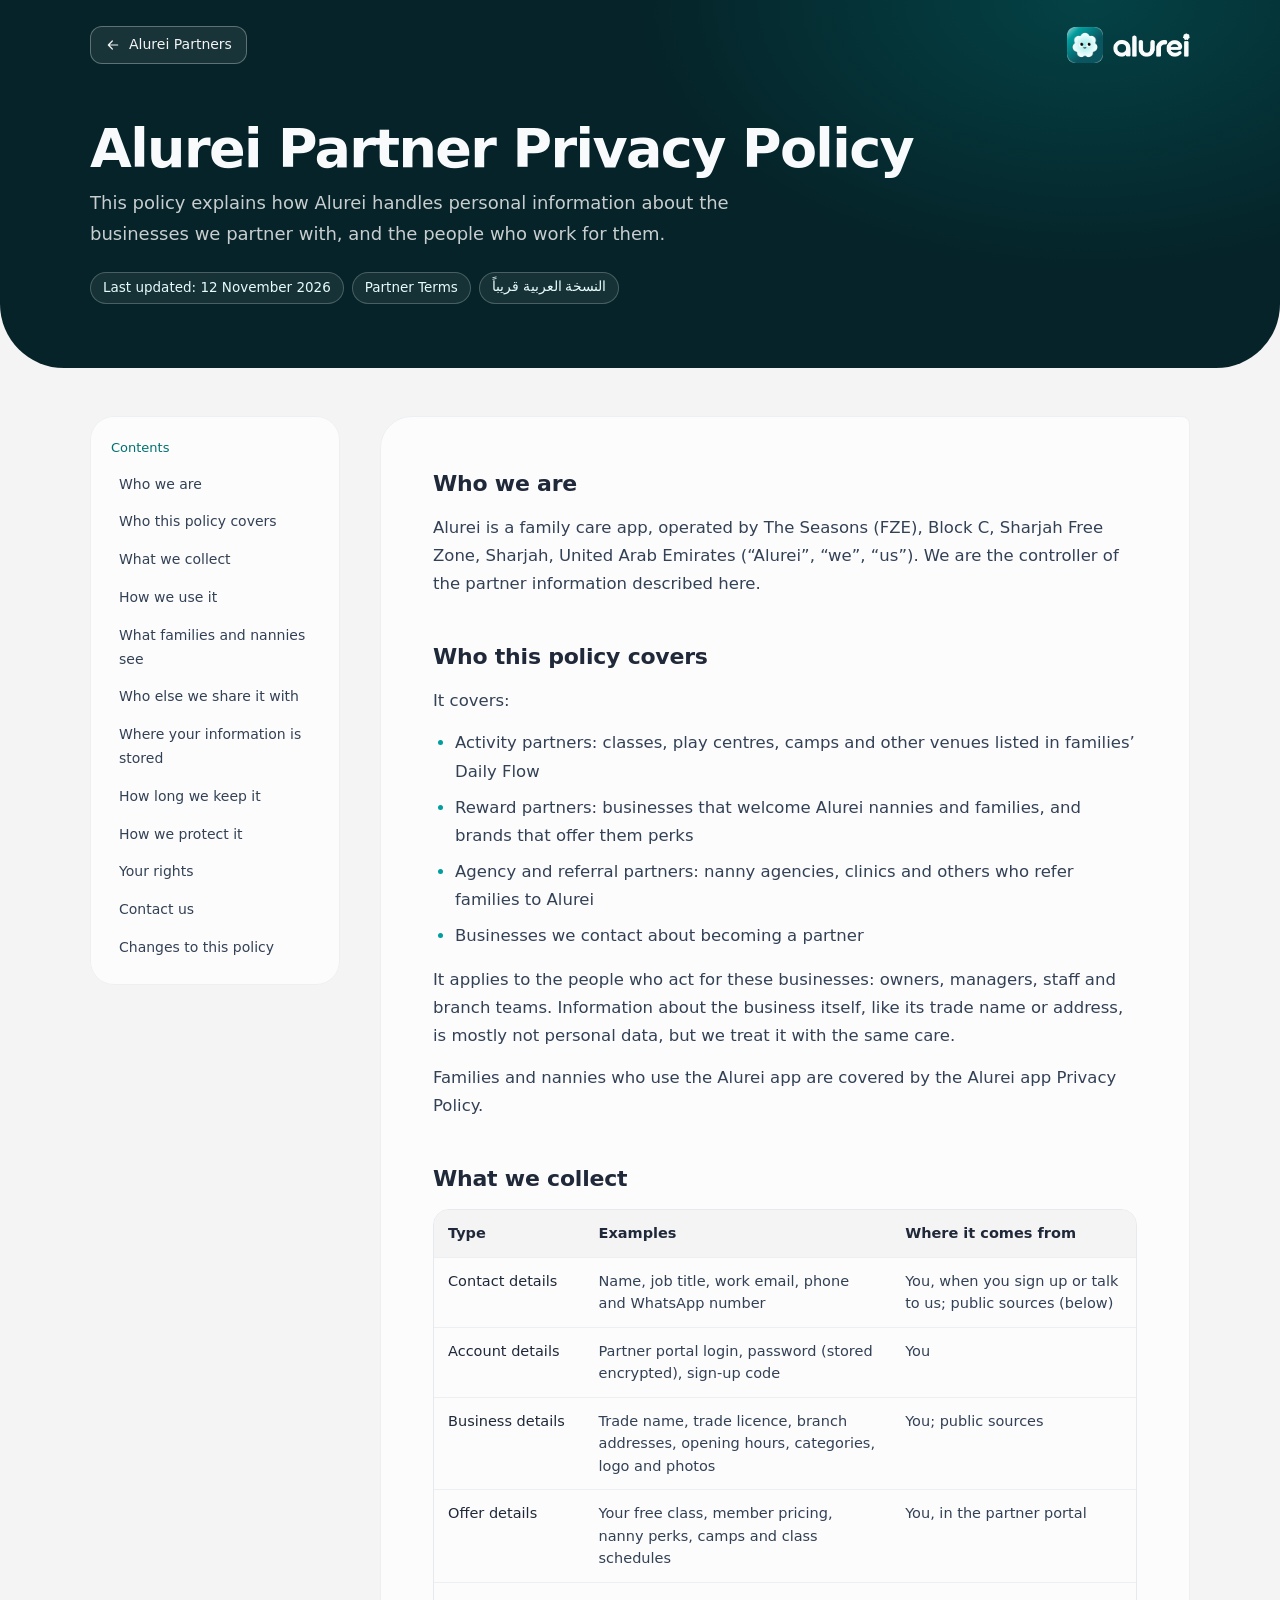
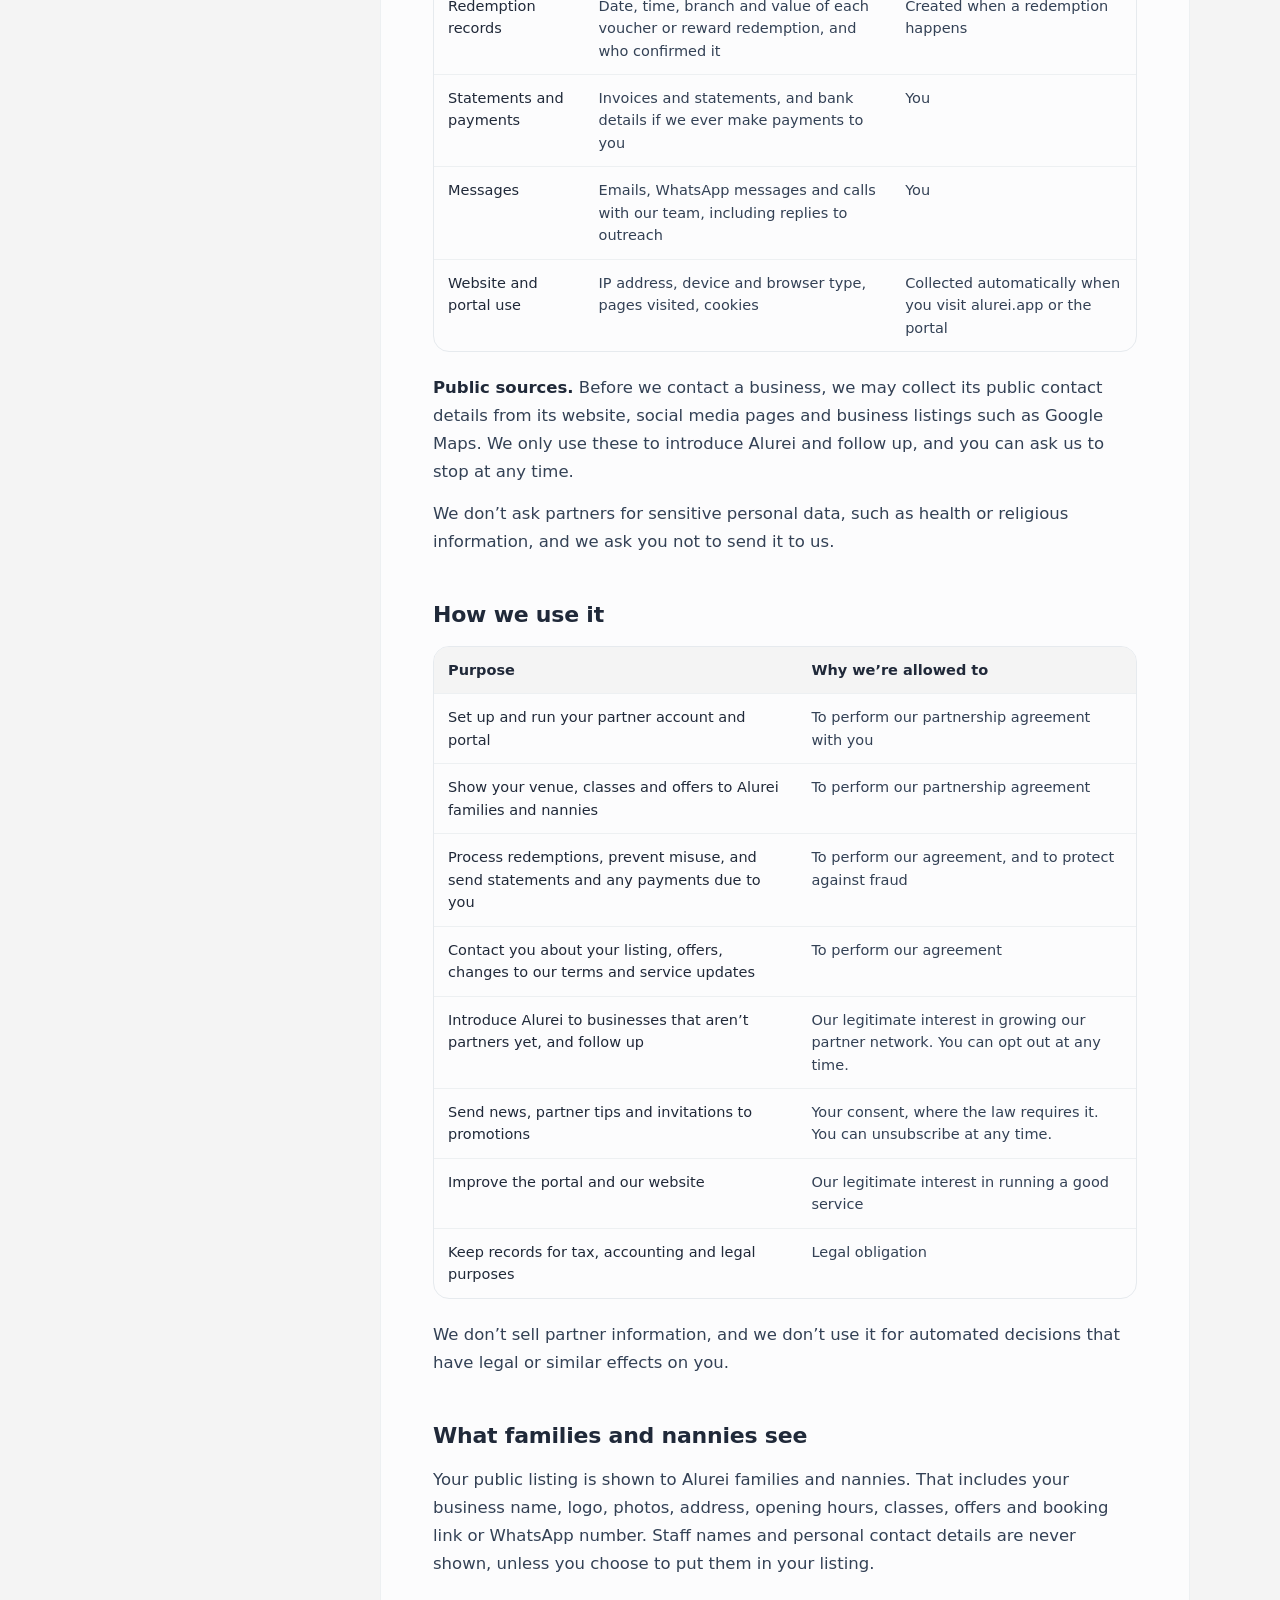
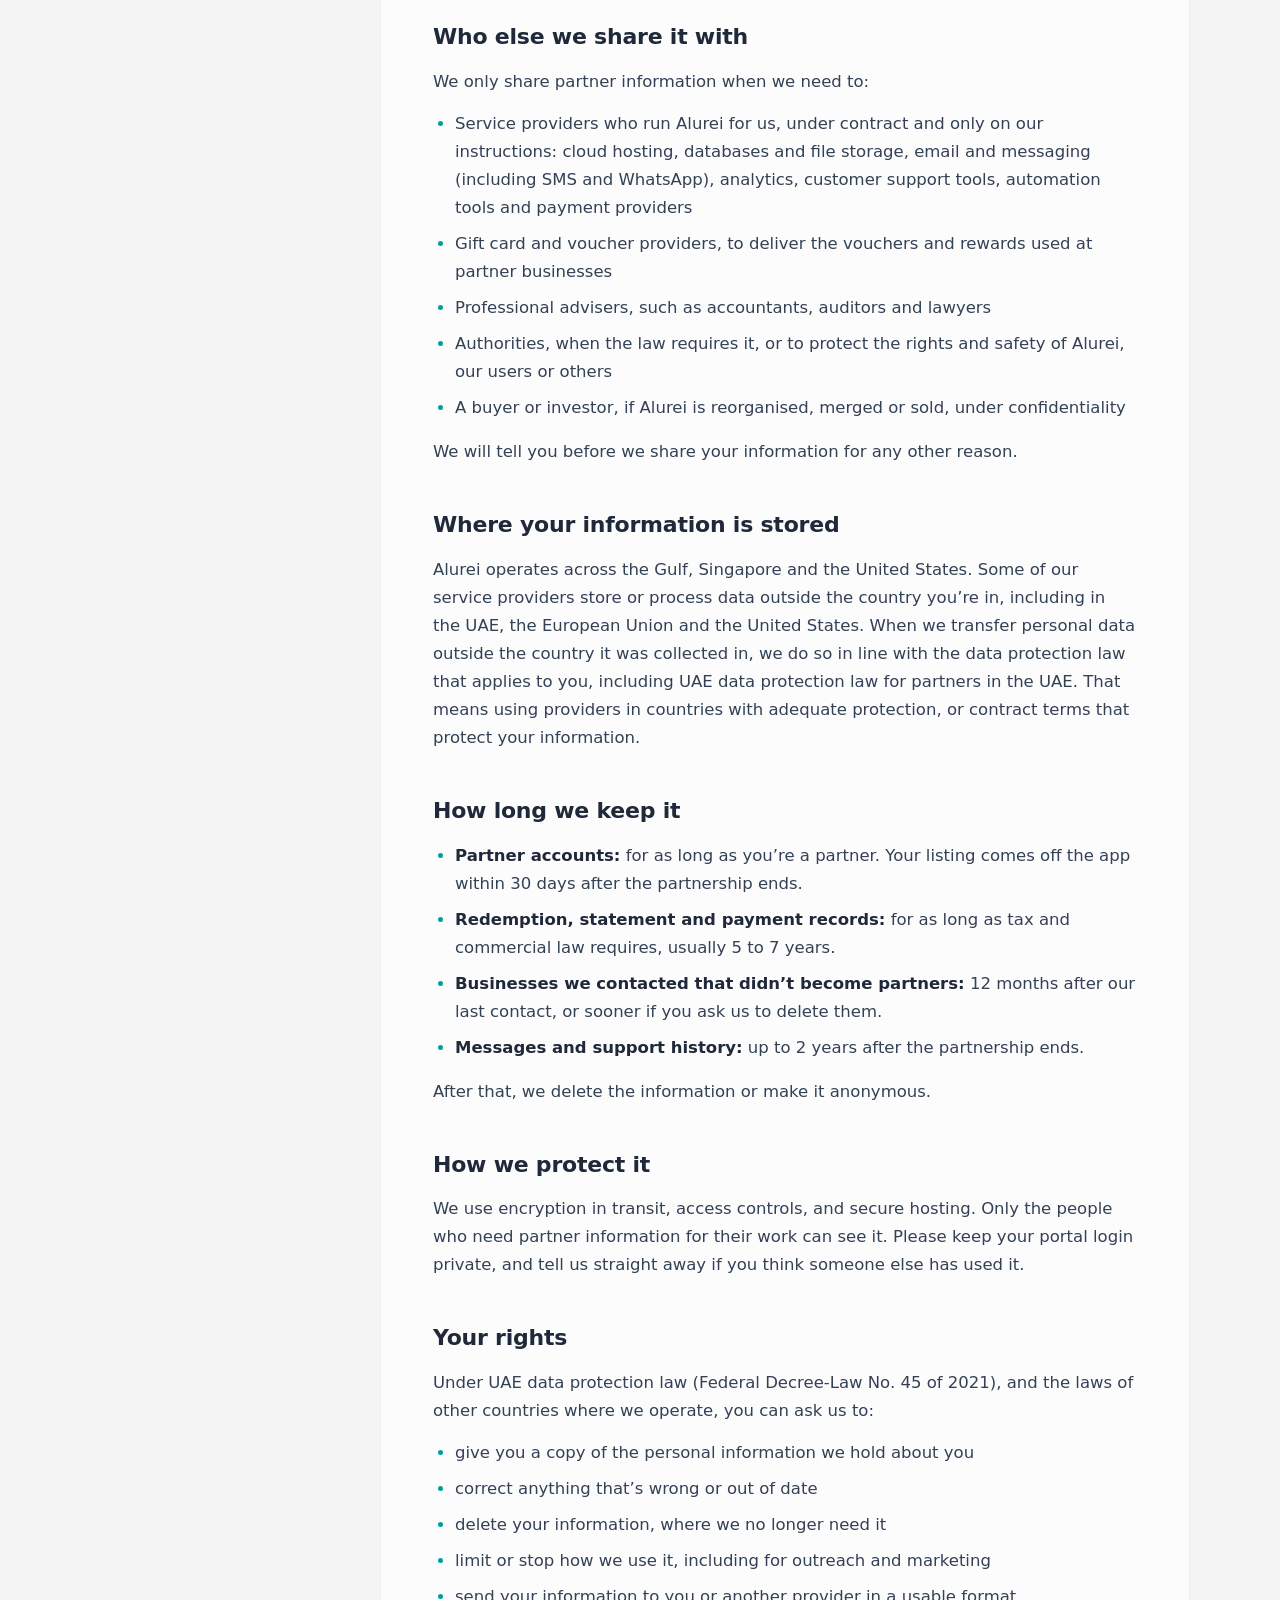
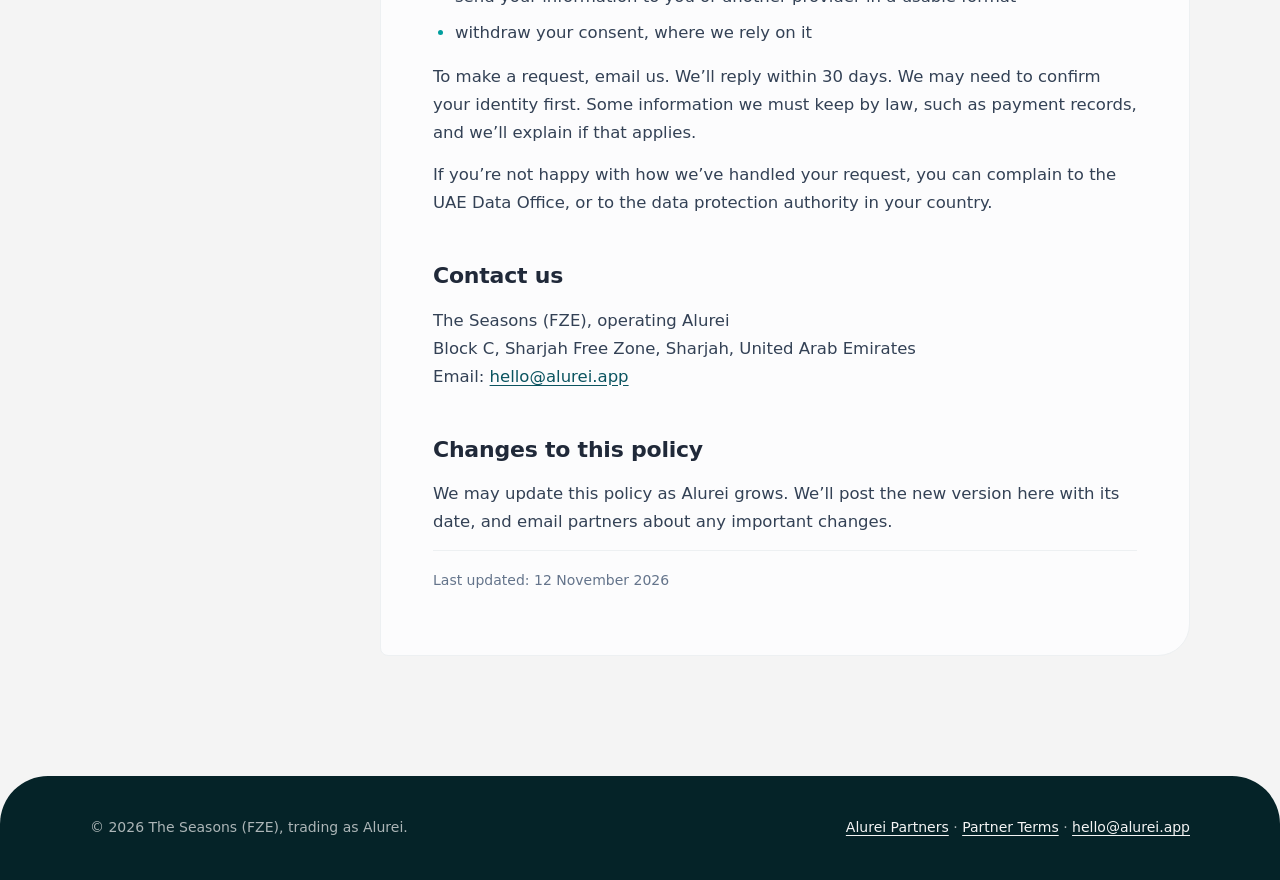
<file: privacy.html>
<!doctype html>
<html lang="en" dir="ltr">
<head>
<meta charset="utf-8">
<meta http-equiv="Content-Security-Policy" content="default-src 'self'; script-src 'self' 'unsafe-inline' https://cdn.jsdelivr.net; style-src 'self' 'unsafe-inline' https://fonts.googleapis.com; font-src https://fonts.gstatic.com; img-src 'self' data: blob:; media-src 'self'; connect-src 'self' https://api.alurei.app; object-src 'none'; base-uri 'self'; form-action 'self'">
<meta name="referrer" content="strict-origin-when-cross-origin">
<meta name="robots" content="noindex, nofollow">
<meta name="viewport" content="width=device-width, initial-scale=1">
<title>Partner Privacy Policy · Alurei</title>
<meta name="description" content="How Alurei handles personal information about the businesses we partner with, and the people who work for them.">
<meta name="theme-color" content="#052328">
<link rel="icon" href="assets/favicon.png">
<link rel="preconnect" href="https://fonts.googleapis.com">
<link rel="preconnect" href="https://fonts.gstatic.com" crossorigin>
<link href="https://fonts.googleapis.com/css2?family=Inter:wght@300;400;500;600&family=IBM+Plex+Sans+Arabic:wght@400;500&display=swap" rel="stylesheet">
<link rel="stylesheet" href="assets/legal.css">
</head>
<body>
<header class="top">
  <div class="wrap">
    <div class="bar">
      <a class="back" href="index.html"><svg viewBox="0 0 24 24" fill="none" stroke="currentColor" stroke-width="1.8" stroke-linecap="round" stroke-linejoin="round"><path d="M19 12H5M11 6l-6 6 6 6"/></svg>Alurei Partners</a>
      <a class="logo" href="https://alurei.app" aria-label="Alurei"><img class="icon" src="assets/icon-96.webp" width="36" height="36" alt=""><img class="wm" src="assets/wm-white-84.webp" width="77" height="24" alt="Alurei"></a>
    </div>
    <h1>Alurei Partner Privacy Policy</h1>
    <p class="lead">This policy explains how Alurei handles personal information about the businesses we partner with, and the people who work for them.</p>
    <div class="meta">
      <span>Last updated: 12 November 2026</span>
      <a href="terms.html">Partner Terms</a>
      <span class="ar" lang="ar" dir="rtl">النسخة العربية قريباً</span>
    </div>
  </div>
</header>

<main class="wrap layout">
  <nav class="toc" aria-label="Contents">
    <b>Contents</b>
    <ol>
      <li><a href="#who-we-are">Who we are</a></li>
      <li><a href="#covers">Who this policy covers</a></li>
      <li><a href="#collect">What we collect</a></li>
      <li><a href="#use">How we use it</a></li>
      <li><a href="#see">What families and nannies see</a></li>
      <li><a href="#share">Who else we share it with</a></li>
      <li><a href="#stored">Where your information is stored</a></li>
      <li><a href="#keep">How long we keep it</a></li>
      <li><a href="#protect">How we protect it</a></li>
      <li><a href="#rights">Your rights</a></li>
      <li><a href="#contact">Contact us</a></li>
      <li><a href="#changes">Changes to this policy</a></li>
    </ol>
  </nav>

  <article class="doc">
    <h2 id="who-we-are">Who we are</h2>
    <p>Alurei is a family care app, operated by The Seasons (FZE), Block C, Sharjah Free Zone, Sharjah, United Arab Emirates (“Alurei”, “we”, “us”). We are the controller of the partner information described here.</p>

    <h2 id="covers">Who this policy covers</h2>
    <p>It covers:</p>
    <ul>
      <li>Activity partners: classes, play centres, camps and other venues listed in families’ Daily Flow</li>
      <li>Reward partners: businesses that welcome Alurei nannies and families, and brands that offer them perks</li>
      <li>Agency and referral partners: nanny agencies, clinics and others who refer families to Alurei</li>
      <li>Businesses we contact about becoming a partner</li>
    </ul>
    <p>It applies to the people who act for these businesses: owners, managers, staff and branch teams. Information about the business itself, like its trade name or address, is mostly not personal data, but we treat it with the same care.</p>
    <p>Families and nannies who use the Alurei app are covered by the Alurei app Privacy Policy.</p>

    <h2 id="collect">What we collect</h2>
    <div class="table" tabindex="0" role="region" aria-label="What we collect: types of data, examples and sources"><table>
      <thead><tr><th>Type</th><th>Examples</th><th>Where it comes from</th></tr></thead>
      <tbody>
        <tr><td>Contact details</td><td>Name, job title, work email, phone and WhatsApp number</td><td>You, when you sign up or talk to us; public sources (below)</td></tr>
        <tr><td>Account details</td><td>Partner portal login, password (stored encrypted), sign-up code</td><td>You</td></tr>
        <tr><td>Business details</td><td>Trade name, trade licence, branch addresses, opening hours, categories, logo and photos</td><td>You; public sources</td></tr>
        <tr><td>Offer details</td><td>Your free class, member pricing, nanny perks, camps and class schedules</td><td>You, in the partner portal</td></tr>
        <tr><td>Redemption records</td><td>Date, time, branch and value of each voucher or reward redemption, and who confirmed it</td><td>Created when a redemption happens</td></tr>
        <tr><td>Statements and payments</td><td>Invoices and statements, and bank details if we ever make payments to you</td><td>You</td></tr>
        <tr><td>Messages</td><td>Emails, WhatsApp messages and calls with our team, including replies to outreach</td><td>You</td></tr>
        <tr><td>Website and portal use</td><td>IP address, device and browser type, pages visited, cookies</td><td>Collected automatically when you visit alurei.app or the portal</td></tr>
      </tbody>
    </table></div>
    <p><strong>Public sources.</strong> Before we contact a business, we may collect its public contact details from its website, social media pages and business listings such as Google Maps. We only use these to introduce Alurei and follow up, and you can ask us to stop at any time.</p>
    <p>We don’t ask partners for sensitive personal data, such as health or religious information, and we ask you not to send it to us.</p>

    <h2 id="use">How we use it</h2>
    <div class="table" tabindex="0" role="region" aria-label="How we use it: purposes and legal reasons"><table>
      <thead><tr><th>Purpose</th><th>Why we’re allowed to</th></tr></thead>
      <tbody>
        <tr><td>Set up and run your partner account and portal</td><td>To perform our partnership agreement with you</td></tr>
        <tr><td>Show your venue, classes and offers to Alurei families and nannies</td><td>To perform our partnership agreement</td></tr>
        <tr><td>Process redemptions, prevent misuse, and send statements and any payments due to you</td><td>To perform our agreement, and to protect against fraud</td></tr>
        <tr><td>Contact you about your listing, offers, changes to our terms and service updates</td><td>To perform our agreement</td></tr>
        <tr><td>Introduce Alurei to businesses that aren’t partners yet, and follow up</td><td>Our legitimate interest in growing our partner network. You can opt out at any time.</td></tr>
        <tr><td>Send news, partner tips and invitations to promotions</td><td>Your consent, where the law requires it. You can unsubscribe at any time.</td></tr>
        <tr><td>Improve the portal and our website</td><td>Our legitimate interest in running a good service</td></tr>
        <tr><td>Keep records for tax, accounting and legal purposes</td><td>Legal obligation</td></tr>
      </tbody>
    </table></div>
    <p>We don’t sell partner information, and we don’t use it for automated decisions that have legal or similar effects on you.</p>

    <h2 id="see">What families and nannies see</h2>
    <p>Your public listing is shown to Alurei families and nannies. That includes your business name, logo, photos, address, opening hours, classes, offers and booking link or WhatsApp number. Staff names and personal contact details are never shown, unless you choose to put them in your listing.</p>

    <h2 id="share">Who else we share it with</h2>
    <p>We only share partner information when we need to:</p>
    <ul>
      <li>Service providers who run Alurei for us, under contract and only on our instructions: cloud hosting, databases and file storage, email and messaging (including SMS and WhatsApp), analytics, customer support tools, automation tools and payment providers</li>
      <li>Gift card and voucher providers, to deliver the vouchers and rewards used at partner businesses</li>
      <li>Professional advisers, such as accountants, auditors and lawyers</li>
      <li>Authorities, when the law requires it, or to protect the rights and safety of Alurei, our users or others</li>
      <li>A buyer or investor, if Alurei is reorganised, merged or sold, under confidentiality</li>
    </ul>
    <p>We will tell you before we share your information for any other reason.</p>

    <h2 id="stored">Where your information is stored</h2>
    <p>Alurei operates across the Gulf, Singapore and the United States. Some of our service providers store or process data outside the country you’re in, including in the UAE, the European Union and the United States. When we transfer personal data outside the country it was collected in, we do so in line with the data protection law that applies to you, including UAE data protection law for partners in the UAE. That means using providers in countries with adequate protection, or contract terms that protect your information.</p>

    <h2 id="keep">How long we keep it</h2>
    <ul>
      <li><strong>Partner accounts:</strong> for as long as you’re a partner. Your listing comes off the app within 30 days after the partnership ends.</li>
      <li><strong>Redemption, statement and payment records:</strong> for as long as tax and commercial law requires, usually 5 to 7 years.</li>
      <li><strong>Businesses we contacted that didn’t become partners:</strong> 12 months after our last contact, or sooner if you ask us to delete them.</li>
      <li><strong>Messages and support history:</strong> up to 2 years after the partnership ends.</li>
    </ul>
    <p>After that, we delete the information or make it anonymous.</p>

    <h2 id="protect">How we protect it</h2>
    <p>We use encryption in transit, access controls, and secure hosting. Only the people who need partner information for their work can see it. Please keep your portal login private, and tell us straight away if you think someone else has used it.</p>

    <h2 id="rights">Your rights</h2>
    <p>Under UAE data protection law (Federal Decree-Law No. 45 of 2021), and the laws of other countries where we operate, you can ask us to:</p>
    <ul>
      <li>give you a copy of the personal information we hold about you</li>
      <li>correct anything that’s wrong or out of date</li>
      <li>delete your information, where we no longer need it</li>
      <li>limit or stop how we use it, including for outreach and marketing</li>
      <li>send your information to you or another provider in a usable format</li>
      <li>withdraw your consent, where we rely on it</li>
    </ul>
    <p>To make a request, email us. We’ll reply within 30 days. We may need to confirm your identity first. Some information we must keep by law, such as payment records, and we’ll explain if that applies.</p>
    <p>If you’re not happy with how we’ve handled your request, you can complain to the UAE Data Office, or to the data protection authority in your country.</p>

    <h2 id="contact">Contact us</h2>
    <p>The Seasons (FZE), operating Alurei<br>Block C, Sharjah Free Zone, Sharjah, United Arab Emirates<br>Email: <a href="mailto:hello@alurei.app">hello@alurei.app</a></p>

    <h2 id="changes">Changes to this policy</h2>
    <p>We may update this policy as Alurei grows. We’ll post the new version here with its date, and email partners about any important changes.</p>
    <p class="updated">Last updated: 12 November 2026</p>
  </article>
</main>

<footer>
  <div class="wrap"><span>© 2026 The Seasons (FZE), trading as Alurei.</span><span><a href="index.html">Alurei Partners</a> · <a href="terms.html">Partner Terms</a> · <a href="mailto:hello@alurei.app">hello@alurei.app</a></span></div>
</footer>
</body>
</html>
</file>
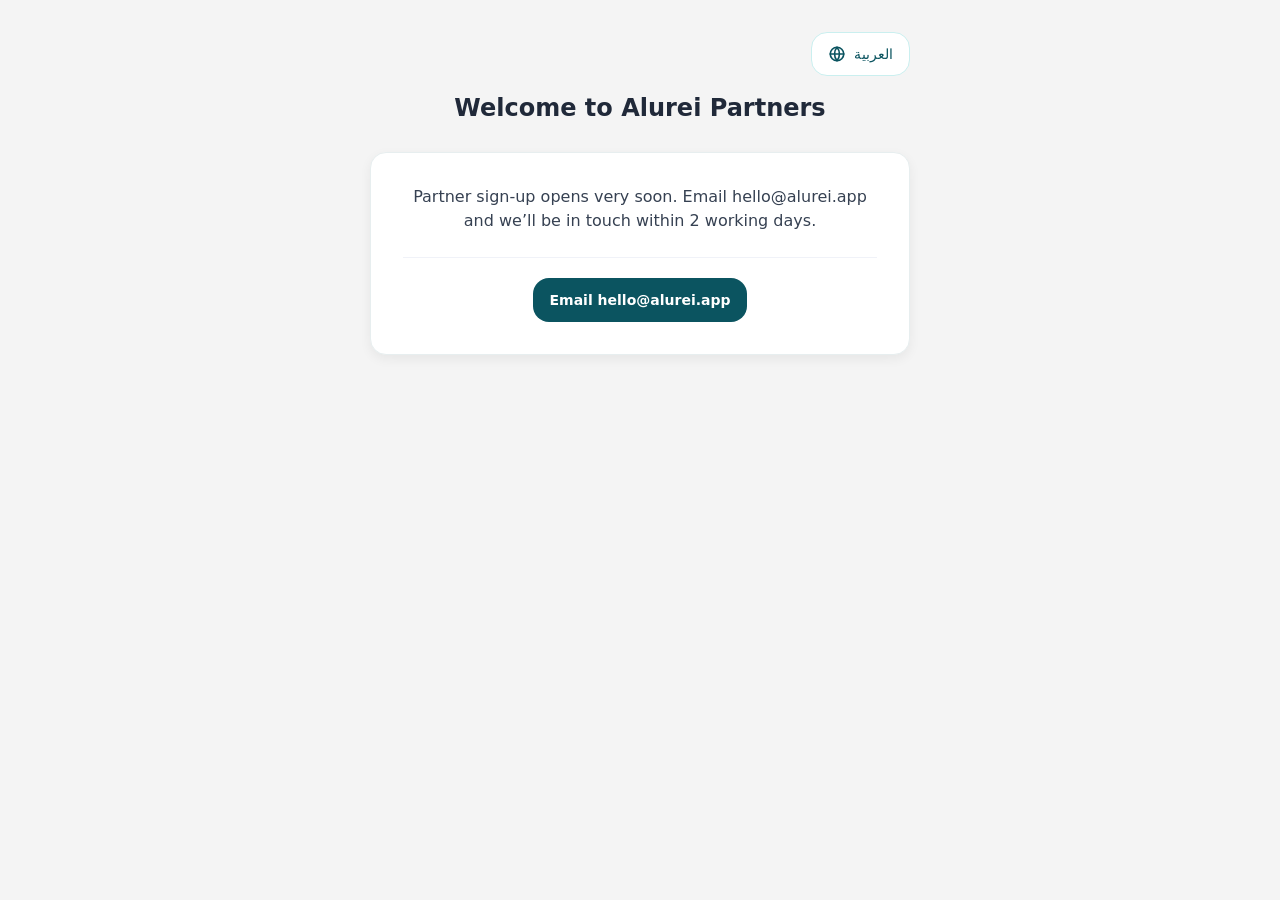
<file: signup.html>
<!doctype html>
<html lang="en" dir="ltr">
<head>
<meta charset="utf-8">
<meta http-equiv="Content-Security-Policy" content="default-src 'self'; script-src 'self' 'unsafe-inline' https://cdn.jsdelivr.net; style-src 'self' 'unsafe-inline' https://fonts.googleapis.com; font-src https://fonts.gstatic.com; img-src 'self' data: blob:; media-src 'self'; connect-src 'self' https://api.alurei.app; object-src 'none'; base-uri 'self'; form-action 'self'">
<meta name="referrer" content="strict-origin-when-cross-origin">
<meta name="viewport" content="width=device-width, initial-scale=1, viewport-fit=cover">
<meta name="robots" content="noindex, nofollow">
<meta name="description" content="Sign up your venue as an Alurei partner and appear in families’ Daily Flow. Free to join: no fees, no commission.">
<title>Partner sign-up · Alurei</title>
<!-- Language comes from the link only (?lang=ar); set before the first paint so the page opens right-to-left -->
<script>(function(){try{if(new URLSearchParams(location.search).get('lang')==='ar'){var d=document.documentElement;d.lang='ar';d.dir='rtl';}}catch(e){}})();</script>
<link rel="icon" href="assets/favicon.png">
<link rel="preconnect" href="https://fonts.googleapis.com">
<link rel="preconnect" href="https://fonts.gstatic.com" crossorigin>
<link href="https://fonts.googleapis.com/css2?family=Inter:wght@400;500;600;700&family=IBM+Plex+Sans+Arabic:wght@400;500;600;700&display=swap" rel="stylesheet">
<!-- Alurei partner sign-up. Sends a request to the Alurei team; the account is set up after the venue is approved. -->
<style>
  :root {
    --page:#F4F4F4; --tile:#E7EEEF; --line:#EEF2F6; --rule:#F0F2F8; --tabs:#041D21;
    --found:#062E35; --found-line:#083C44; --found-on:#0A4C57; --avatar:#005B66;
    --brand:#0B5460; --brand-h:#08424B; --accent:#009E9E; --eyebrow:#007070; --tile-line:#CAEFEF; --soft:#D7EFEF; --ok-tint:#E7F6F7;
    --head:#202939; --strong:#364152; --body:#4B5565; --muted:#697586; --muted-field:#637083; --od-1:#EEF2F6; --od-2:#E3E8EF; --od-3:#CDD5DF;
    --field:#F8FAFC; --in-line:#E8ECF4; --field-line:#76929A; --req:#EF4444;
    --err:#E11D48; --err-ink:#BE123C; --err-bg:#FFF1F2; --err-line:#FECDD3; --ok:#067647;
    --e-ui:cubic-bezier(.4,0,.2,1); --e-out3:cubic-bezier(.25,1,.5,1); --e-back:cubic-bezier(.34,1.45,.64,1); --e-enter:cubic-bezier(.16,1,.3,1);
    --bar:40px;
    --chev:url("data:image/svg+xml,%3Csvg xmlns='http://www.w3.org/2000/svg' viewBox='0 0 24 24' fill='none' stroke='%234B5565' stroke-width='2' stroke-linecap='round' stroke-linejoin='round'%3E%3Cpath d='m6 9 6 6 6-6'/%3E%3C/svg%3E");
    --tickmark:url("data:image/svg+xml,%3Csvg xmlns='http://www.w3.org/2000/svg' viewBox='0 0 24 24' fill='none' stroke='white' stroke-width='3' stroke-linecap='round' stroke-linejoin='round'%3E%3Cpath d='M20 6 9 17l-5-5'/%3E%3C/svg%3E");
  }
  * { box-sizing: border-box; }
  [hidden] { display: none !important; }
  html { -webkit-text-size-adjust: 100%; }
  body { margin: 0; min-height: 100vh; background: var(--page); color: var(--body); font: 400 14px/20px Inter, system-ui, -apple-system, "Segoe UI", sans-serif; -webkit-font-smoothing: antialiased; }
  h1, h2, h3, p { margin: 0; }
  a { color: var(--brand); }
  button, input, select, textarea { font: inherit; color: inherit; }
  :focus-visible { outline: 2px solid var(--accent); outline-offset: 2px; }
  [tabindex="-1"]:focus { outline: none; }
  .vh { position: absolute !important; width: 1px; height: 1px; overflow: hidden; clip-path: inset(50%); white-space: nowrap; }
  svg { display: block; }
  /* Spam trap, as on the partner page: out of sight and out of the tab order */
  .hp { position: absolute; width: 1px; height: 1px; overflow: hidden; clip-path: inset(50%); white-space: nowrap; opacity: 0; pointer-events: none; }

  /* ---------- The app's sign-up column ---------- */
  .auth { padding: 32px 24px 80px; }
  .col { max-width: 540px; margin: 0 auto; }
  @media (max-width: 639px) { .auth { padding: 24px 16px 64px; } }

  .intro { text-align: center; }
  .intro h1 { font-size: 24px; line-height: 32px; font-weight: 600; color: var(--head); }
  .intro p { margin-top: 10px; font-size: 14px; line-height: 20px; color: var(--body); }
  .intro p, .f > legend, .help, .callout { text-wrap: pretty; }
  body[data-scr="s2"] .intro p, body[data-scr="s3"] .intro p, body[data-scr="s4"] .intro p { font-size: 16px; line-height: 24px; }

  .steps { display: flex; justify-content: center; align-items: center; list-style: none; margin: 36px 0 0; padding: 0; }
  .steps li { display: flex; align-items: center; }
  .steps li + li::before { content: ""; width: 48px; height: 2px; margin: 0 8px; border-radius: 2px; background: var(--tile); }
  .steps .c { width: 28px; height: 28px; border-radius: 50%; display: grid; place-items: center; background: var(--tile); color: var(--body); font-size: 14px; line-height: 20px; font-weight: 500; }
  .steps .st-cur .c, .steps .st-done .c { background: var(--brand); color: #fff; }
  .steps .c svg { width: 14px; height: 14px; }
  @media (max-width: 379px) { .steps li + li::before { width: 40px; } }

  .card { position: relative; margin-top: 28px; padding: 32px; background: #fff; border: 1px solid var(--tile); border-radius: 16px; box-shadow: 0 4px 12px rgba(0,0,0,.06); }
  @media (max-width: 479px) { .card { padding: 24px; } }
  .ct { font-size: 16px; line-height: 24px; font-weight: 500; color: var(--head); }
  .banner { margin-top: 20px; padding: 12px; border: 1px solid var(--err-line); border-radius: 12px; background: var(--err-bg); color: var(--err-ink); font-size: 14px; line-height: 20px; font-weight: 500; }
  .banner:first-child { margin-top: 0; }
  .banner a { color: inherit; font-weight: 600; text-underline-offset: 2px; }
  .banner, .card input, .card select, .card textarea, .lt { scroll-margin-top: 96px; scroll-margin-bottom: 24px; }
  .fields { display: grid; gap: 18px; margin-top: 24px; }
  .fields:first-child { margin-top: 0; }
  .banner + .fields { margin-top: 20px; }
  /* On a phone: when the field to fix is far below the red box, the box stays pinned at the top */
  .banner.stick { position: sticky; top: 8px; z-index: 4; box-shadow: 0 4px 12px rgba(0,0,0,.08); }
  .banner.stick::before { content: ""; position: absolute; inset-inline: -1px; bottom: calc(100% + 1px); height: 9px; background: #fff; } /* fills the gap above the box */

  /* Fields: taller and clearer than the app's 40px, with a teal ring and a message under each field */
  .f { display: grid; gap: 8px; align-content: start; min-width: 0; margin: 0; padding: 0; border: 0; }
  .f > legend { padding: 0; margin-bottom: 8px; }
  .pair { display: grid; grid-template-columns: minmax(0, 1fr) minmax(0, 1fr); gap: 18px 14px; }
  @media (max-width: 479px) { .pair { grid-template-columns: minmax(0, 1fr); } }
  .lbl, .f > label, .f > legend { font-size: 14px; line-height: 20px; font-weight: 500; color: var(--head); }
  .req { color: var(--req); font-style: normal; margin-inline-start: 3px; }
  .opt { font-weight: 400; color: var(--muted); }
  .inp { width: 100%; height: 44px; padding: 0 12px; border: 1px solid var(--field-line); border-radius: 16px; background: var(--field); color: var(--head); font-size: 14px; line-height: 20px; transition: border-color .15s var(--e-ui), box-shadow .15s var(--e-ui); }
  .inp::placeholder { color: var(--muted-field); opacity: 1; }
  .inp:focus, .tel:focus-within { outline: none; border-color: var(--accent); box-shadow: 0 0 0 2px rgba(0,158,158,.2); }
  select.inp { appearance: none; -webkit-appearance: none; padding-inline-end: 38px; background-image: var(--chev); background-repeat: no-repeat; background-position: right 12px center; background-size: 16px; cursor: pointer; text-overflow: ellipsis; }
  html[dir="rtl"] select.inp { background-position: left 12px center; }
  select.inp.empty { color: var(--muted-field); }
  select.inp option { color: var(--head); }
  select.inp option:disabled { color: #9AA4B2; }
  textarea.inp.grow { display: block; height: 44px; padding: 11px 12px; resize: none; overflow: hidden; }
  @media (max-width: 639px) {
    .inp { font-size: 16px; }
    textarea.inp.grow { height: 66px; line-height: 22px; padding: 10px 12px; }
    /* Only Address starts on two lines (its example wraps); Opening Hours stays one line until it needs more */
    textarea.inp.grow[id^="hours-"] { height: 44px; line-height: 20px; padding: 11px 12px; }
  }
  @media (max-width: 379px) { input[id^="tt-"] { padding-inline: 10px; } input[id^="tt-"]::placeholder { font-size: 14px; } }
  .f.bad > .inp, .f.bad > .tel, .f.bad .pctrow .inp { border-color: var(--err); }
  .f.bad > .inp:focus, .f.bad > .tel:focus-within { box-shadow: 0 0 0 2px rgba(225,29,72,.18); }
  .err { display: flex; gap: 6px; align-items: flex-start; font-size: 12px; line-height: 16px; font-weight: 500; color: var(--err); }
  .err::before { content: ""; flex: none; width: 6px; height: 6px; margin-top: 5px; border-radius: 50%; background: currentColor; }
  .okn { font-size: 12px; line-height: 16px; font-weight: 500; color: var(--ok); }
  .help { font-size: 13px; line-height: 18px; color: var(--body); }
  .f > .help { margin-top: -2px; }

  .upload { display: grid; justify-items: center; gap: 4px; padding: 26px; border: 2px dashed var(--od-3); border-radius: 18px; text-align: center; cursor: pointer; transition: border-color .2s var(--e-ui), background-color .2s var(--e-ui); }
  .upload:hover { border-color: var(--field-line); background: #FCFCFD; }
  .f.lbad .upload { border-color: var(--err); }
  #logo:focus-visible + .upload { outline: 2px solid var(--accent); outline-offset: 2px; }
  .up-ic { width: 40px; height: 40px; margin-bottom: 8px; border-radius: 50%; display: grid; place-items: center; background: #F5F5F4; color: var(--head); overflow: hidden; }
  .up-ic svg { width: 18px; height: 18px; }
  .up-ic img { width: 100%; height: 100%; object-fit: cover; }
  .upload b { font-size: 14px; line-height: 20px; font-weight: 500; color: var(--head); max-width: 100%; overflow: hidden; text-overflow: ellipsis; white-space: nowrap; }
  .upload small { font-size: 12px; line-height: 16px; color: var(--muted); }

  .tel { display: flex; height: 44px; border: 1px solid var(--field-line); border-radius: 16px; background: var(--field); overflow: hidden; transition: border-color .15s var(--e-ui), box-shadow .15s var(--e-ui); }
  .cc { position: relative; flex: none; display: flex; align-items: center; gap: 4px; padding: 0 8px 0 12px; border-inline-end: 1px solid #D5E4E6; color: var(--head); font-weight: 500; }
  .cc svg { width: 14px; height: 14px; color: var(--body); }
  .cc select { position: absolute; inset: 0; width: 100%; height: 100%; margin: 0; opacity: 0; border: 0; cursor: pointer; font-size: 16px; }
  .tel input { flex: 1; min-width: 0; height: 100%; padding: 0 12px; border: 0; background: transparent; color: var(--head); font-size: 14px; }
  .tel input::placeholder { color: var(--muted-field); opacity: 1; }
  .tel input:focus { outline: none; }
  @media (max-width: 639px) { .tel input { font-size: 16px; } } /* 16px like every other field, so iPhones don't zoom */
  .f.same .tel { background: #F2F4F7; }
  .f.same .tel input, .f.same .cc { color: var(--strong); }

  .rads { display: flex; flex-wrap: wrap; gap: 4px 22px; }
  .radio { display: inline-flex; align-items: center; gap: 8px; min-height: 32px; font-size: 14px; line-height: 20px; color: var(--head); cursor: pointer; }
  .radio input { appearance: none; -webkit-appearance: none; flex: none; width: 20px; height: 20px; margin: 0; border: 1.5px solid var(--brand); border-radius: 50%; background: #fff; display: grid; place-items: center; cursor: pointer; transition: background-color .2s var(--e-ui); }
  .radio input::after { content: ""; width: 10px; height: 10px; border-radius: 50%; background: var(--brand); transform: scale(0); transition: transform .15s var(--e-back); }
  .radio input:checked::after { transform: scale(1); }

  /* Tick boxes (the [tick] items) */
  .tick { appearance: none; -webkit-appearance: none; flex: none; width: 24px; height: 24px; margin: 0; border: 1.5px solid var(--field-line); border-radius: 6px; background: #fff; display: grid; place-items: center; cursor: pointer; transition: background-color .2s var(--e-ui), border-color .2s var(--e-ui); }
  .tick::after { content: ""; width: 14px; height: 14px; background: var(--tickmark) center / contain no-repeat; opacity: 0; transform: scale(.8); transition: opacity .15s var(--e-ui), transform .15s var(--e-back); }
  .tick:checked { background: var(--brand); border-color: var(--brand); }
  .tick:checked::after { opacity: 1; transform: scale(1); }
  .tick.sm { width: 20px; height: 20px; border-radius: 5px; }
  .tick.sm::after { width: 12px; height: 12px; }
  .tick:disabled { background: #F2F4F7; border-color: var(--od-3); cursor: not-allowed; }
  .tickl { display: inline-flex; align-items: center; gap: 10px; min-height: 32px; font-size: 14px; line-height: 20px; color: var(--head); cursor: pointer; }
  .ages { display: grid; grid-template-columns: repeat(auto-fill, minmax(140px, 1fr)); gap: 2px 16px; }
  .f.bad .ages, .f.bad > .rads { border-radius: 8px; box-shadow: 0 0 0 1px var(--err); padding: 2px 8px; }

  /* Step 2: the three offers */
  .orows { display: grid; gap: 10px; }
  .orow { border: 1px solid var(--tile); border-radius: 16px; background: var(--field); transition: border-color .2s var(--e-ui), background-color .2s var(--e-ui); }
  .orow.on { border-color: var(--brand); background: #fff; }
  .ohead { display: flex; gap: 12px; align-items: flex-start; min-height: 52px; padding: 14px 16px; cursor: pointer; }
  .otx { min-width: 0; }
  .otx b { display: block; font-size: 15px; line-height: 22px; font-weight: 600; color: var(--head); }
  .otx small { display: block; font-size: 13px; line-height: 18px; color: var(--body); }
  .omore { display: grid; gap: 14px; padding: 0 16px 16px; padding-inline-start: 52px; }
  .sub { display: grid; gap: 6px; min-width: 0; }
  .sl, .sub > legend { font-size: 13px; line-height: 18px; font-weight: 500; color: var(--head); }
  .peakmore { margin-top: 4px; }
  .pctrow { display: flex; align-items: center; gap: 10px; }
  .pctrow .inp { width: 80px; text-align: center; }
  .pctrow span { font-size: 14px; font-weight: 500; color: var(--strong); }
  .callout { padding: 12px 14px; border-radius: 12px; background: var(--tile); color: var(--strong); font-size: 14px; line-height: 20px; }
  .carried { display: flex; gap: 10px; align-items: flex-start; padding: 12px; border-radius: 12px; background: var(--tile); color: var(--strong); font-size: 14px; line-height: 20px; }
  .carried svg { width: 18px; height: 18px; margin-top: 1px; flex: none; color: var(--brand); }
  /* the drink needs the class (decided 23 Nov): its head dims and its tick is disabled; the reason stays readable */
  .oneeds { display: none; margin: 0; padding: 0 16px 14px; padding-inline-start: 52px; font-size: 13px; line-height: 18px; color: var(--body); text-wrap: pretty; }
  .orow.dis .oneeds { display: block; }
  .orow.dis .ohead { opacity: .5; cursor: default; }
  @media (max-width: 479px) { .omore, .oneeds { padding-inline-start: 16px; } }

  /* Step 3: locations */
  .locs { display: grid; gap: 22px; }
  .loc { display: grid; gap: 18px; }
  .loc + .loc { padding-top: 22px; border-top: 1px solid var(--rule); }
  .loch { display: flex; align-items: center; justify-content: space-between; gap: 12px; }
  .lt { font-size: 15px; line-height: 22px; font-weight: 600; color: var(--head); }
  .rm { padding: 6px 4px; border: 0; background: none; color: var(--brand); font-size: 14px; line-height: 20px; font-weight: 500; cursor: pointer; text-decoration: underline; text-underline-offset: 3px; transition: color .2s var(--e-ui), transform .15s var(--e-ui); }
  .branch { display: grid; gap: 4px; padding: 16px; border: 1px dashed var(--od-3); border-radius: 16px; }
  .addloc { justify-self: start; margin-top: 8px; height: 44px; padding: 0 14px; border: 1px solid var(--tile-line); border-radius: 16px; background: #fff; color: var(--brand); font-size: 14px; line-height: 20px; font-weight: 600; cursor: pointer; transition: background-color .2s var(--e-ui), transform .15s var(--e-ui); }
  .addloc:hover { background: var(--ok-tint); }

  .termsl { display: flex; gap: 12px; align-items: flex-start; font-size: 14px; line-height: 20px; color: var(--strong); cursor: pointer; }
  .termsl .tick { margin-top: -2px; }
  .termsl a { transition: color .2s var(--e-ui); }

  .summary { padding: 16px 18px; border-radius: 10px; background: var(--page); }
  .summary > span { display: block; font-size: 12px; line-height: 18px; font-weight: 600; color: var(--body); }
  .summary dl { display: grid; gap: 8px; margin: 10px 0 0; }
  .summary dl > div { display: grid; grid-template-columns: 84px minmax(0, 1fr); gap: 12px; }
  .summary dt { font-size: 13px; line-height: 20px; color: var(--body); }
  .summary dd { margin: 0; font-size: 14px; line-height: 20px; font-weight: 500; color: var(--head); overflow-wrap: anywhere; }
  .summary dd span { display: block; }
  .summary dd.none { font-weight: 400; font-style: italic; color: var(--body); }
  @media (max-width: 379px) { .summary dl > div { grid-template-columns: minmax(0, 1fr); gap: 0; } }

  .actions { display: flex; align-items: center; justify-content: space-between; gap: 12px; margin-top: 24px; padding-top: 20px; border-top: 1px solid var(--rule); }
  .actions.end { justify-content: flex-end; }
  .promise { margin-top: 10px; text-align: end; font-size: 13px; line-height: 18px; color: var(--body); }
  .btn { display: inline-flex; align-items: center; justify-content: center; gap: 6px; height: 44px; padding: 0 16px; border: 1px solid transparent; border-radius: 16px; font-size: 14px; line-height: 20px; font-weight: 600; text-decoration: none; white-space: nowrap; cursor: pointer; transition: background-color .2s var(--e-ui), transform .15s var(--e-ui); }
  .btn:active { transform: scale(.98); }
  .btn.pri { background: var(--brand); color: #fff; }
  .btn.pri:hover { background: var(--brand-h); }
  .btn.sec { background: #EEF2F6; border-color: #E8ECF4; color: var(--head); }
  .btn.sec:hover { background: var(--od-2); }
  .btn:disabled { opacity: .5; cursor: default; transform: none; }

  /* Request sent */
  .done { display: grid; justify-items: center; padding-top: 24px; text-align: center; }
  .okc { width: 120px; height: 120px; border-radius: 50%; display: grid; place-items: center; background: var(--ok-tint); color: var(--brand); }
  .okc svg { width: 48px; height: 48px; }
  .done h1 { margin-top: 28px; font-size: 30px; line-height: 38px; font-weight: 600; color: #0A0A0A; text-wrap: balance; }
  .done p { margin-top: 12px; max-width: 460px; font-size: 16px; line-height: 24px; color: var(--body); overflow-wrap: anywhere; }
  .done .btn { margin-top: 28px; min-width: 136px; }
  /* Preview hosts only: says plainly that nothing left the page */
  .done .devnote { margin-top: 24px; padding: 10px 14px; border: 1px solid #F3E1B8; border-radius: 12px; background: #FFF7E6; color: #6B4E16; font-size: 13px; line-height: 18px; }
  @media (max-width: 639px) { .done h1 { font-size: 24px; line-height: 32px; } }

  /* Public site until the sign-up address is connected */
  .soon p { font-size: 16px; line-height: 24px; color: var(--strong); text-align: center; text-wrap: pretty; }
  .soon .actions { justify-content: center; }

  /* ---------- Venue card (step 2): the app's offer-card anatomy ---------- */
  .pl { font-size: 12px; line-height: 18px; font-weight: 600; color: var(--body); }
  .prev { display: grid; gap: 8px; }
  .prev-side { display: none; }
  @media (min-width: 1280px) {
    .prev-side { display: block; position: absolute; top: 0; bottom: 0; inset-inline-start: calc(100% + 28px); width: 300px; }
    .prev-inline { display: none !important; }
  }
  @media (min-width: 1400px) { .prev-side { width: 340px; } }
  .prev-side .prev { position: sticky; top: 20px; }
  .vc { overflow: hidden; border: 1px solid var(--tile); border-radius: 16px; background: #fff; box-shadow: 0 4px 10px rgba(0,0,0,.04); }
  .vc-ban { position: relative; height: 150px; background: var(--tile); }
  .vc-ban img { display: block; width: 100%; height: 100%; object-fit: cover; }
  .vc-ex { position: absolute; top: 10px; inset-inline-end: 10px; padding: 2px 8px; border-radius: 999px; background: rgba(255,255,255,.92); color: var(--brand); font-size: 11px; line-height: 16px; font-weight: 600; }
  .vc-body { padding: 16px; }
  .vc-head { display: flex; align-items: center; gap: 10px; }
  .vc-head > div { min-width: 0; }
  .vc-av { flex: none; width: 36px; height: 36px; padding: 7px; border-radius: 50%; display: grid; place-items: center; overflow: hidden; background: rgba(0,158,158,.10); color: var(--brand); font-size: 13px; line-height: 1; font-weight: 700; }
  .vc-av.img { padding: 0; }
  .vc-av img { width: 100%; height: 100%; object-fit: cover; }
  .vc-name { display: block; font-size: 18px; line-height: 26px; font-weight: 600; color: var(--head); white-space: nowrap; overflow: hidden; text-overflow: ellipsis; }
  .vc-sub { display: block; font-size: 13px; line-height: 18px; color: var(--body); }
  .vc-class, .vc-price { margin-top: 16px; }
  .vc-t { display: block; font-size: 16px; line-height: 24px; font-weight: 600; color: var(--head); }
  .vc-s { display: block; margin-top: 2px; font-size: 13px; line-height: 18px; color: var(--body); }
  .vc-peak { display: flex; align-items: flex-start; gap: 6px; margin-top: 8px; font-size: 13px; line-height: 18px; color: var(--eyebrow); }
  .vc-peak svg { width: 14px; height: 14px; flex: none; margin-top: 2px; }
  .vc-drink { display: flex; gap: 12px; align-items: flex-start; margin-top: 12px; padding: 12px 16px; border: 1px solid #E4E7EC; border-radius: 16px; }
  .vc-drink svg { width: 20px; height: 20px; flex: none; color: var(--accent); }
  .vc-drink b { display: block; font-size: 14px; line-height: 20px; font-weight: 600; color: var(--head); }
  .vc-drink small { display: block; font-size: 13px; line-height: 18px; color: var(--body); }
  .vc-btn { display: flex; align-items: center; justify-content: center; height: 44px; margin-top: 12px; border-radius: 16px; background: var(--brand); color: #fff; font-size: 14px; line-height: 20px; font-weight: 600; }
  .vc-btn.alt { background: #FAFAFA; border: 1px solid var(--accent); color: var(--eyebrow); font-weight: 500; }
  .vc-div { height: 1px; margin: 16px 0 0; border: 0; background: var(--line); }
  .vc-empty { margin-top: 16px; padding: 16px; border-radius: 12px; background: var(--page); text-align: center; font-size: 14px; line-height: 20px; color: var(--body); }

  /* ---------- Hover and press, as on alurei.app (200ms colour change, scale .98 when pressed) ---------- */
  @media (hover: hover) {
    .tickl:hover .tick:not(:checked):not(:disabled), .ohead:hover .tick:not(:checked):not(:disabled), .termsl:hover .tick:not(:checked) { border-color: var(--brand); background: #F2F6F7; }
    .radio:hover input:not(:checked) { background: #F2F6F7; }
    .orow:not(.on):hover { border-color: var(--tile-line); background: #fff; }
    .rm:hover, .termsl a:hover { color: var(--brand-h); text-decoration-thickness: 2px; }
  }
  .addloc:active, .rm:active { transform: scale(.98); }

  /* ---------- Tap targets on phones: 44px rows for ticks, radios and small links ---------- */
  @media (max-width: 639px) {
    .tickl, .radio { min-height: 44px; }
    .ages { row-gap: 0; }
    .rm { min-height: 44px; padding: 12px 8px; }
    .termsl { line-height: 24px; }
    .termsl .tick { margin-top: 0; }
    .termsl a { padding-block: 4px; } /* a 24px-tall target for the links inside the sentence */
  }

  /* ---------- Motion: screen change, block entry, success pop ---------- */
  @keyframes scrIn { from { opacity: 0; transform: translateY(14px); } }
  @keyframes blkIn { from { opacity: 0; transform: translateY(8px); } }
  @keyframes pop { from { opacity: 0; transform: scale(.8); } }
  .scr-in { animation: scrIn .45s var(--e-enter) both; }
  .enter { animation: blkIn .3s var(--e-out3) both; }
  .done.scr-in .okc, .scr-in .done .okc { animation: pop .5s var(--e-back) .12s both; }
  @media (prefers-reduced-motion: reduce) {
    .scr-in, .enter, .done.scr-in .okc, .scr-in .done .okc { animation: none !important; }
    .tick::after, .radio input::after { transition: none !important; }
  }
  html.still .scr-in, html.still .enter, html.still .done.scr-in .okc, html.still .scr-in .done .okc { animation: none !important; }
  html.still .tick::after, html.still .radio input::after { transition: none !important; }

  /* ---------- Language: English ⇄ العربية (as on the partner page) ---------- */
  .topbar { display: flex; flex-wrap: wrap; align-items: center; justify-content: flex-end; gap: 8px 12px; margin-bottom: 16px; }
  .lang-b { display: inline-flex; align-items: center; justify-content: center; gap: 8px; min-height: 44px; padding: 0 16px; border: 1px solid var(--tile-line); border-radius: 16px; background: #fff; color: var(--brand); font-family: "IBM Plex Sans Arabic", Inter, sans-serif; font-size: 14px; line-height: 20px; font-weight: 500; white-space: nowrap; cursor: pointer; transition: background-color .2s var(--e-ui), color .2s var(--e-ui), transform .15s var(--e-ui); }
  .lang-b svg { width: 18px; height: 18px; }
  .lang-b:hover { background: var(--ok-tint); color: var(--brand-h); }
  .lang-b:active { transform: scale(.98); }

  /* Arabic: IBM Plex Sans Arabic, with taller lines as on the partner page */
  html[lang="ar"] body { font-family: "IBM Plex Sans Arabic", Inter, sans-serif; line-height: 22px; }
  html[lang="ar"] :is(.intro h1, .done h1) { line-height: 1.4; }
  html[lang="ar"] :is(.intro p, .lbl, .f > label, .f > legend, .radio, .tickl, .termsl, .callout, .carried, .banner, .vc-empty, .vc-drink b, .upload b, .rm) { line-height: 22px; }
  html[lang="ar"] :is(.help, .sl, .sub > legend, .otx small, .oneeds, .vc-s, .vc-sub, .vc-drink small, .vc-peak, .promise, .summary dt) { line-height: 20px; }
  html[lang="ar"] :is(.err, .okn, .upload small, .pl, .summary > span) { line-height: 18px; }
  html[lang="ar"] body[data-scr="s2"] .intro p, html[lang="ar"] body[data-scr="s3"] .intro p, html[lang="ar"] body[data-scr="s4"] .intro p, html[lang="ar"] :is(.done p, .soon p) { line-height: 26px; }
  html[lang="ar"] :is(.tel input, .cc, input[dir="ltr"]) { font-family: Inter, "IBM Plex Sans Arabic", sans-serif; } /* Latin digits, e-mail and links as in English */
  html[dir="rtl"] input[dir="ltr"] { text-align: right; }
  html[dir="rtl"] .tel input[dir="ltr"] { text-align: left; } /* phone digits stay next to the country code */
  html[lang="ar"] .summary dl > div { grid-template-columns: 96px minmax(0, 1fr); }
  @media (max-width: 379px) { html[lang="ar"] .summary dl > div { grid-template-columns: minmax(0, 1fr); } }
</style>
</head>
<body data-scr="s1">

<main class="auth" id="auth">
  <div class="col" id="col">
    <div class="topbar">
      <button type="button" class="lang-b" id="langB" lang="ar" aria-label="العربية"><svg viewBox="0 0 24 24" fill="none" stroke="currentColor" stroke-width="2.2" stroke-linecap="round" stroke-linejoin="round" aria-hidden="true"><circle cx="12" cy="12" r="9"/><path d="M3 12h18M12 3a14 14 0 0 1 0 18M12 3a14 14 0 0 0 0 18"/></svg><span id="langL">العربية</span></button>
    </div>
    <header class="intro" id="intro">
      <h1 id="introT" tabindex="-1" data-i18n="intro.t">Welcome to Alurei Partners</h1>
      <p id="introS" data-i18n="intro.s">Let’s set up your business before you get started.</p>
    </header>

    <ol class="steps" id="steps" aria-label="Sign-up steps" data-i18n-aria="steps.aria"></ol>

    <!-- STEP 1: Business Details -->
    <form class="card" id="s1" novalidate>
      <h2 class="ct" tabindex="-1" data-i18n="s1.t">Step 1 — Business Details</h2>
      <p class="banner" data-sum role="alert" hidden></p>
      <div class="fields">
        <div class="f" id="logoF">
          <input type="file" id="logo" class="vh" accept="image/png,image/jpeg,image/webp">
          <label for="logo" class="upload">
            <span class="up-ic" id="upIc"><svg viewBox="0 0 24 24" fill="none" stroke="currentColor" stroke-width="2" stroke-linecap="round" stroke-linejoin="round"><path d="M12 15V4M7 9l5-5 5 5"/><path d="M20 15v4a1 1 0 0 1-1 1H5a1 1 0 0 1-1-1v-4"/></svg></span>
            <b id="upT"><span data-i18n="logo.t">Upload logo</span> <span class="opt" data-i18n="opt">(optional)</span></b>
            <small id="upS" data-i18n="logo.s">PNG, JPG or WEBP, up to 2 MB. You can add it later.</small>
          </label>
          <p class="err" id="logoErr" hidden></p>
        </div>

        <div class="f" data-f="venue">
          <label for="venue"><span data-i18n="venue.l">Business Name</span><i class="req" aria-hidden="true">*</i></label>
          <input class="inp" id="venue" type="text" autocomplete="organization" placeholder="e.g. Little Stars Nursery" data-i18n-ph="venue.ph" aria-required="true">
          <p class="err" hidden></p>
        </div>

        <div class="f" data-f="cat">
          <label for="cat"><span data-i18n="cat.l">Business Category</span><i class="req" aria-hidden="true">*</i></label>
          <select class="inp empty" id="cat" aria-required="true">
            <option value="" disabled selected data-i18n="cat.ph">Select a category</option>
            <option value="Nursery &amp; Early Learning" data-i18n="cat.1">Nursery &amp; Early Learning</option>
            <option value="Kids’ Classes &amp; Activities" data-i18n="cat.2">Kids’ Classes &amp; Activities</option>
            <option value="Soft Play, Parties &amp; Entertainment" data-i18n="cat.3">Soft Play, Parties &amp; Entertainment</option>
            <option value="Family Dining &amp; Cafés" data-i18n="cat.4">Family Dining &amp; Cafés</option>
            <option value="Children’s Health &amp; Wellness" data-i18n="cat.5">Children’s Health &amp; Wellness</option>
            <option value="Mum &amp; Family Wellness" data-i18n="cat.6">Mum &amp; Family Wellness</option>
            <option value="Baby &amp; Kids’ Retail" data-i18n="cat.7">Baby &amp; Kids’ Retail</option>
            <option value="Family Travel &amp; Staycations" data-i18n="cat.8">Family Travel &amp; Staycations</option>
            <option value="Home &amp; Family Services" data-i18n="cat.9">Home &amp; Family Services</option>
            <option value="Other" data-i18n="cat.other">Other</option>
          </select>
          <p class="err" hidden></p>
        </div>

        <div class="f" data-f="catOther" id="catOtherF" hidden>
          <label for="catOther"><span data-i18n="catOther.l">Your category</span><i class="req" aria-hidden="true">*</i></label>
          <input class="inp" id="catOther" type="text" placeholder="e.g. Photography studio" data-i18n-ph="catOther.ph" aria-required="true">
          <p class="err" hidden></p>
        </div>

        <fieldset class="f" data-f="ages" data-ctl="age0">
          <legend><span data-i18n="ages.l">Ages you welcome</span><i class="req" aria-hidden="true">*</i></legend>
          <p class="help" id="agesH" data-i18n="ages.h">Tick all that apply.</p>
          <div class="ages">
            <label class="tickl"><input type="checkbox" class="tick sm" name="ages" value="0" id="age0" aria-describedby="agesH"><span data-i18n="age.0">0 to 6 months</span></label>
            <label class="tickl"><input type="checkbox" class="tick sm" name="ages" value="1" id="age1"><span data-i18n="age.1">6 to 12 months</span></label>
            <label class="tickl"><input type="checkbox" class="tick sm" name="ages" value="2" id="age2"><span data-i18n="age.2">1 to 2 years</span></label>
            <label class="tickl"><input type="checkbox" class="tick sm" name="ages" value="3" id="age3"><span data-i18n="age.3">2 to 4 years</span></label>
            <label class="tickl"><input type="checkbox" class="tick sm" name="ages" value="4" id="age4"><span data-i18n="age.4">4 to 8 years</span></label>
            <label class="tickl"><input type="checkbox" class="tick sm" name="ages" value="5" id="age5"><span data-i18n="age.5">8 years +</span></label>
          </div>
          <p class="err" hidden></p>
        </fieldset>

        <div class="f" data-f="web">
          <label for="web" data-i18n="web.l">Website</label>
          <input class="inp" id="web" type="text" inputmode="url" autocomplete="url" spellcheck="false" dir="ltr" placeholder="https://yourwebsite.com">
          <p class="err" hidden></p>
        </div>

        <div class="pair">
          <div class="f" data-f="email">
            <label for="email"><span data-i18n="email.l">Email</span><i class="req" aria-hidden="true">*</i></label>
            <input class="inp" id="email" type="email" inputmode="email" autocomplete="email" spellcheck="false" dir="ltr" placeholder="hello@business.com" aria-required="true">
            <p class="err" hidden></p>
          </div>
          <div class="f" data-f="phone" data-ctl="phone">
            <label for="phone" data-i18n="phone.l">Phone Number</label>
            <div class="tel" dir="ltr">
              <span class="cc"><span id="ccv-phone">+971</span><svg viewBox="0 0 24 24" fill="none" stroke="currentColor" stroke-width="2" stroke-linecap="round" stroke-linejoin="round"><path d="m6 9 6 6 6-6"/></svg>
                <select id="cc-phone" aria-label="Country code" data-i18n-aria="cc.aria" autocomplete="tel-country-code"></select>
              </span>
              <input id="phone" type="tel" dir="ltr"inputmode="tel" autocomplete="tel" placeholder="e.g. 50 123 4567">
            </div>
            <p class="okn" id="ok-phone" hidden></p>
            <p class="err" hidden></p>
          </div>
        </div>
      </div>
      <div class="actions end"><button class="btn pri" type="submit" data-i18n="btn.next">Continue →</button></div>
    </form>

    <!-- STEP 2: Your Offer -->
    <form class="card" id="s2" novalidate hidden>
      <h2 class="ct" id="s2T" tabindex="-1" data-i18n="s2.t">Step 2 — Your Offer</h2>
      <p class="banner" data-sum role="alert" hidden></p>
      <div class="fields">
        <p class="carried" id="carried" hidden><svg viewBox="0 0 24 24" fill="none" stroke="currentColor" stroke-width="2" stroke-linecap="round" stroke-linejoin="round"><circle cx="12" cy="12" r="9.5"/><path d="M12 16v-4.5M12 8h.01"/></svg><span data-i18n="carried">We’ve kept the offer you chose on the partner page.</span></p>
        <fieldset class="f" data-f="offer" data-ctl="optClass">
          <legend><span data-i18n="offer.l">Choose one, two or all three for Alurei families.</span><i class="req" aria-hidden="true">*</i></legend>
          <div class="orows">
            <div class="orow" data-opt="class">
              <label class="ohead"><input type="checkbox" class="tick" id="optClass" aria-describedby="optClassD"><span class="otx"><b data-i18n="class.t">A complimentary class</b><small id="optClassD" data-i18n="class.d">One class per child. For a play area, one complimentary hour.</small></span></label>
              <div class="omore" id="classMore" hidden>
                <fieldset class="f sub" data-f="days" data-ctl="days60">
                  <legend><span data-i18n="days.l">How often?</span><i class="req" aria-hidden="true">*</i></legend>
                  <div class="rads">
                    <label class="radio"><input type="radio" name="days" value="60" id="days60"><span data-i18n="days.60">Every 60 days</span></label>
                    <label class="radio"><input type="radio" name="days" value="90"><span data-i18n="days.90">Every 90 days</span></label>
                  </div>
                  <p class="err" hidden></p>
                </fieldset>
                <div class="sub">
                  <label class="tickl"><input type="checkbox" class="tick sm" id="optPeak"><span data-i18n="peak.l">Off-peak times only</span></label>
                  <div class="f peakmore" data-f="peakT" id="peakMore" hidden>
                    <label for="peakT" class="sl"><span data-i18n="peakT.l">Which days and times?</span><i class="req" aria-hidden="true">*</i></label>
                    <input class="inp" id="peakT" type="text" dir="auto" placeholder="e.g. Sun to Thu, 9am to 2pm" data-i18n-ph="peakT.ph" aria-required="true">
                    <p class="err" hidden></p>
                  </div>
                </div>
              </div>
            </div>
            <div class="orow" data-opt="price">
              <label class="ohead"><input type="checkbox" class="tick" id="optPrice" aria-describedby="optPriceD"><span class="otx"><b data-i18n="price.t">An Alurei price</b><small id="optPriceD" data-i18n="price.d">A discount families can use every time they pay.</small></span></label>
              <div class="omore" id="priceMore" hidden>
                <div class="f sub" data-f="disc">
                  <label class="sl" for="optDisc"><span data-i18n="disc.l">Discount</span><i class="req" aria-hidden="true">*</i></label>
                  <div class="pctrow"><input class="inp" id="optDisc" type="text" inputmode="numeric" maxlength="2" autocomplete="off" placeholder="10" aria-required="true"><span aria-hidden="true" data-i18n="disc.pct">% off</span></div>
                  <p class="err" hidden></p>
                </div>
              </div>
            </div>
            <div class="orow" data-opt="drink">
              <label class="ohead"><input type="checkbox" class="tick" id="optDrink" aria-describedby="optDrinkD"><span class="otx"><b data-i18n="drink.t">A drink for the nanny</b><small id="optDrinkD" data-i18n="drink.d">A coffee or tea for the nanny at the complimentary class.</small></span></label>
              <p class="oneeds" id="drinkNeeds" data-i18n="drink.needs">Comes with the complimentary class, so tick that first.</p>
            </div>
          </div>
          <p class="err" hidden></p>
        </fieldset>
        <p class="callout" data-i18n="callout">Nannies often choose where the day goes. A nanny who is treated well is more likely to choose you again.</p>
        <p class="help" data-i18n="offer.change">You can change or pause your offer at any time.</p>
        <div class="prev prev-inline">
          <span class="pl" id="prevL1" data-i18n="prev.l">Preview: your venue card</span>
          <div class="vc" id="vcInline" role="group" aria-labelledby="prevL1"></div>
        </div>
      </div>
      <div class="actions"><button class="btn sec" type="button" data-back data-i18n="btn.back">← Back</button><button class="btn pri" type="submit" data-i18n="btn.next">Continue →</button></div>
      <aside class="prev-side" aria-labelledby="prevL2">
        <div class="prev">
          <span class="pl" id="prevL2" data-i18n="prev.l">Preview: your venue card</span>
          <div class="vc" id="vcSide"></div>
        </div>
      </aside>
    </form>

    <!-- STEP 3: Business Location -->
    <form class="card" id="s3" novalidate hidden>
      <h2 class="ct" tabindex="-1" data-i18n="s3.t">Step 3 — Business Location</h2>
      <p class="banner" data-sum role="alert" hidden></p>
      <div class="fields">
        <div class="locs" id="locs"></div>
        <div class="branch">
          <p class="lbl" data-i18n="branch.t">More than one branch?</p>
          <p class="help" data-i18n="branch.d">Each branch has its own address, hours and timetable. One account covers them all.</p>
          <button class="addloc" type="button" id="addLoc" data-i18n="branch.add">+ Add another location</button>
        </div>
      </div>
      <div class="actions"><button class="btn sec" type="button" data-back data-i18n="btn.back">← Back</button><button class="btn pri" type="submit" data-i18n="btn.next">Continue →</button></div>
    </form>

    <!-- STEP 4: Contact Information -->
    <form class="card" id="s4" novalidate hidden>
      <h2 class="ct" tabindex="-1" data-i18n="s4.t">Step 4 — Contact Information</h2>
      <p class="banner" data-sum role="alert" hidden></p>
      <div class="fields">
        <div class="pair">
          <div class="f" data-f="name">
            <label for="name"><span data-i18n="name.l">Contact Person</span><i class="req" aria-hidden="true">*</i></label>
            <input class="inp" id="name" type="text" autocomplete="name" placeholder="Jane Smith" data-i18n-ph="name.ph" aria-required="true">
            <p class="err" hidden></p>
          </div>
          <div class="f">
            <label for="role" data-i18n="role.l">Role</label>
            <input class="inp" id="role" type="text" autocomplete="organization-title" placeholder="e.g. Manager" data-i18n-ph="role.ph">
          </div>
        </div>
        <div class="pair">
          <div class="f" data-f="email4">
            <label for="email4"><span data-i18n="email.l">Email</span><i class="req" aria-hidden="true">*</i></label>
            <input class="inp" id="email4" type="email" inputmode="email" autocomplete="email" spellcheck="false" dir="ltr" placeholder="hello@business.com" aria-required="true">
            <p class="err" hidden></p>
          </div>
          <div class="f" data-f="phone4" data-ctl="phone4">
            <label for="phone4"><span data-i18n="phone4.l">Phone</span><i class="req" aria-hidden="true">*</i></label>
            <div class="tel" dir="ltr">
              <span class="cc"><span id="ccv-phone4">+971</span><svg viewBox="0 0 24 24" fill="none" stroke="currentColor" stroke-width="2" stroke-linecap="round" stroke-linejoin="round"><path d="m6 9 6 6 6-6"/></svg>
                <select id="cc-phone4" aria-label="Country code" data-i18n-aria="cc.aria" autocomplete="tel-country-code"></select>
              </span>
              <input id="phone4" type="tel" dir="ltr"inputmode="tel" autocomplete="tel" placeholder="e.g. 50 123 4567" aria-required="true">
            </div>
            <p class="okn" id="ok-phone4" hidden></p>
            <p class="err" hidden></p>
          </div>
        </div>
        <div class="f" data-f="wa" data-ctl="wa">
          <label for="wa"><span data-i18n="wa.l">WhatsApp number for bookings</span><i class="req" aria-hidden="true">*</i></label>
          <p class="help" id="waH" data-i18n="wa.h">Nannies and parents message this number to book with you.</p>
          <div class="tel" dir="ltr">
            <span class="cc"><span id="ccv-wa">+971</span><svg viewBox="0 0 24 24" fill="none" stroke="currentColor" stroke-width="2" stroke-linecap="round" stroke-linejoin="round"><path d="m6 9 6 6 6-6"/></svg>
              <select id="cc-wa" aria-label="Country code" data-i18n-aria="cc.aria" autocomplete="tel-country-code"></select>
            </span>
            <input id="wa" type="tel" dir="ltr"inputmode="tel" autocomplete="tel" placeholder="e.g. 50 123 4567" aria-required="true" aria-describedby="waH">
          </div>
          <p class="okn" id="ok-wa" hidden></p>
          <p class="err" hidden></p>
          <label class="tickl"><input type="checkbox" class="tick sm" id="waSame"><span data-i18n="wa.same">Same as phone number</span></label>
        </div>
        <div class="summary">
          <span id="sumL" data-i18n="sum.l">Setup Summary</span>
          <dl aria-labelledby="sumL">
            <div><dt data-i18n="sum.biz">Business</dt><dd id="sumBiz"></dd></div>
            <div><dt data-i18n="sum.cat">Category</dt><dd id="sumCat"></dd></div>
            <div><dt data-i18n="sum.loc">Location</dt><dd id="sumLoc"></dd></div>
            <div><dt data-i18n="sum.ages">Ages</dt><dd id="sumAges"></dd></div>
            <div><dt data-i18n="sum.offer">Offer</dt><dd id="sumOffer"></dd></div>
          </dl>
        </div>
        <div class="f">
          <label class="termsl"><input type="checkbox" class="tick" id="fieldRepVisit"><span data-i18n="fieldRep.l">Happy to have an Alurei field rep visit your centre for a day (it helps your staff and customers if they have questions)</span></label>
        </div>
        <div class="f" data-f="terms" data-ctl="terms">
          <label class="termsl"><input type="checkbox" class="tick" id="terms" aria-required="true"><span id="termsTxt"><span data-i18n="terms.a">I agree to the </span><a href="terms.html" target="_blank" rel="noopener"><span data-i18n="terms.t">Partner Terms</span><span class="vh" data-i18n="a11y.newtab"> (opens in a new tab)</span></a><span data-i18n="terms.b"> and </span><a href="privacy.html" target="_blank" rel="noopener"><span data-i18n="terms.p">Privacy Policy</span><span class="vh" data-i18n="a11y.newtab"> (opens in a new tab)</span></a><span data-i18n="terms.c">, and I am authorised to agree this offer for the business.</span><i class="req" aria-hidden="true">*</i></span></label>
          <p class="err" hidden></p>
        </div>
        <div class="hp" aria-hidden="true"><input type="text" name="xk_hp" id="hp" tabindex="-1" autocomplete="off"></div>
      </div>
      <div class="actions"><button class="btn sec" type="button" data-back data-i18n="btn.back">← Back</button><button class="btn pri" type="submit" id="sendBtn">Send request</button></div>
      <p class="promise" data-i18n="promise">We’ll be in touch within 2 working days.</p>
    </form>

    <!-- Request sent screen -->
    <section class="done" id="sent" hidden aria-labelledby="sentT">
      <div class="okc" aria-hidden="true"><svg viewBox="0 0 24 24" fill="none" stroke="currentColor" stroke-width="2.4" stroke-linecap="round" stroke-linejoin="round"><path d="M20 6 9 17l-5-5"/></svg></div>
      <h1 id="sentT" tabindex="-1" data-i18n="sent.t">Request sent</h1>
      <p data-i18n="sent.d">Thank you. We check every listing before it goes live, and we will reply within two working days.</p>
      <a class="btn sec" id="backLink" href="index.html" data-i18n="sent.back">Back to the partner page</a>
      <p class="devnote" id="devNote" hidden data-i18n="sent.dev">Preview only: nothing was sent. The form is switched off until the sign-up address is connected.</p>
    </section>

    <!-- Public site before the sign-up address is connected -->
    <section class="card soon" id="soon" hidden aria-labelledby="introT">
      <p data-i18n="soon.d">Partner sign-up opens very soon. Email hello@alurei.app and we’ll be in touch within 2 working days.</p>
      <div class="actions"><a class="btn pri" href="mailto:hello@alurei.app?subject=Partner%20sign-up" data-i18n="soon.btn">Email hello@alurei.app</a></div>
    </section>

  </div>
</main>

<script>
// ===== SIGN-UP SWITCH: off until the partner-applications backend is deployed =====
// '' = nothing is sent; the public site shows the "opens very soon, email hello@alurei.app" card.
// When the backend is live, change the line below to:  const FORM_ENDPOINT = 'https://api.alurei.app/api/v1/partner-applications';
const FORM_ENDPOINT = '';
const TERMS_VERSION = '2026-11-12', PRIVACY_VERSION = '2026-11-12';

const $ = (q, r = document) => r.querySelector(q);
const $$ = (q, r = document) => [...r.querySelectorAll(q)];
const latin = (v) => String(v).replace(/[٠-٩]/g, (d) => '٠١٢٣٤٥٦٧٨٩'.indexOf(d)).replace(/[۰-۹]/g, (d) => '۰۱۲۳۴۵۶۷۸۹'.indexOf(d));
const Q = new URLSearchParams(location.search);
if (Q.has('still')) document.documentElement.classList.add('still');

// Preview hosts show the whole form and log the request instead of sending it.
// On the public site, with no sign-up address yet, the form is not shown at all.
const PREVIEW = ['rsq-code12.github.io', 'localhost', '127.0.0.1'].includes(location.hostname) || location.protocol === 'file:' || Q.get('preview') === '1';
const OPEN = !!FORM_ENDPOINT || PREVIEW;

// ---------- Language: English, or Arabic with ?lang=ar ----------
// The English text is read from the page itself (data-i18n, data-i18n-ph, data-i18n-aria); EN below holds the
// strings built in the script. Wording for shared terms follows the partner page's AR dictionary.
// The request sent to the team keeps its English values (category, ages, offer summary, country), plus language: 'ar'|'en'.
const EN = {
  'title': 'Partner sign-up · Alurei',
  'step.n': 'Step {n} of 4, {name}', 'step.done': ', done',
  'step.1': 'Business Details', 'step.2': 'Your Offer', 'step.3': 'Business Location', 'step.4': 'Contact Information',
  'logo.again': 'Choose another file',
  'e.logoType': 'Please choose a PNG, JPG or WEBP file.',
  'e.logoSize': 'That file is over 2 MB. Please choose a smaller one (PNG, JPG or WEBP).',
  'cn.971': 'a UAE', 'cn.966': 'a Saudi', 'cn.974': 'a Qatari', 'cn.965': 'a Kuwaiti', 'cn.973': 'a Bahraini', 'cn.968': 'an Omani', 'cn.65': 'a Singapore', 'cn.44': 'a UK',
  'cc.971': '+971 UAE', 'cc.966': '+966 Saudi Arabia', 'cc.974': '+974 Qatar', 'cc.965': '+965 Kuwait', 'cc.973': '+973 Bahrain', 'cc.968': '+968 Oman', 'cc.65': '+65 Singapore', 'cc.44': '+44 United Kingdom', 'cc.': 'Other (type +)',
  'cc.short': 'Other',
  'ph.ok': '✓ We’ll use {num}',
  'e.phoneBad': 'That doesn’t look like {c} number. Please check the digits after +{cc}.',
  'e.phoneLen': 'Please check the number. With + and the country code, it should have 8 to 15 digits.',
  'e.phoneOther': 'Please type the number with + and the country code, for example +33 6 12 34 56 78.',
  'e.phoneCC': 'That doesn’t look like {c} number. If it’s from another country, choose Other and type + and the country code.',
  'e.venue': 'Please add your business name.', 'e.cat': 'Please choose a business category.', 'e.catOther': 'Please tell us your category.',
  'e.ages': 'Please tick at least one age group.', 'e.web': 'Please check the website address.',
  'e.emailEmpty': 'Please add your email address.', 'e.email': 'Please check your email address.',
  'e.offer': 'Please tick at least one offer.', 'e.days': 'Please choose every 60 or every 90 days.',
  'e.peakT': 'Please add the days and times.', 'e.disc': 'Please enter a discount from 5 to 50%.',
  'e.country': 'Please choose your country.', 'e.city': 'Please add your city.', 'e.visit': 'Please choose how families visit.',
  'e.tt': 'Please check the link to your timetable.', 'e.ttEmpty': 'Please add a link to your class timetable.',
  'loc.pre': 'Location {n}: ', 'loc.n': 'Location {n}', 'loc.t': 'Location', 'loc.rm': 'Remove', 'loc.rmVh': ' this location',
  'country.l': 'Country', 'country.ph': 'Select country', 'country.AE': 'United Arab Emirates',
  'city.l': 'City', 'city.ph': 'e.g. Dubai, Doha or Riyadh', 'area.l': 'Area', 'area.ph': 'e.g. Jumeirah or West Bay', 'opt': '(optional)', 'opt.sp': ' (optional)',
  'addr.l': 'Address', 'addr.ph': 'e.g. Shop 4, Al Wasl Road', 'hours.l': 'Opening Hours', 'hours.ph': 'e.g. Mon–Fri 9:00–18:00',
  'visit.l': 'How do families visit?', 'visit.fixed': 'Fixed classes', 'visit.open': 'Open play, drop in any time',
  'tt.l': 'Link to your class timetable', 'tt.h': 'Your website or Instagram. We take your schedule from here, so there is nothing to type in.',
  'e.name': 'Please add a contact person.', 'e.phone4': 'Please add a phone number.',
  'e.wa': 'Please add a WhatsApp number for bookings, or tick “Same as phone number”.',
  'e.terms': 'Please tick the box to agree to the Partner Terms and Privacy Policy.',
  'e.send': 'We couldn’t send your request. Please try again, or email hello@alurei.app.',
  'btn.send': 'Send request', 'btn.sending': 'Sending request…',
  'sum.none': 'Not added yet', 'sum.other': 'Other: {x}',
  'vc.ex': 'Example', 'vc.cAvail': 'Complimentary class available', 'vc.forEve': 'For Eve · ', 'vc.inclT': 'Includes a drink for the nanny', 'vc.inclD': 'A coffee or tea at the complimentary class',
  'vc.useC': 'Use complimentary class',
  'vc.priceT': 'Alurei price', 'vc.useP': 'Use Alurei price', 'vc.none': 'Tick at least one offer to see your card.',
  'vc.every': 'one every {n} days', 'vc.peak': 'Off-peak times only', 'vc.peakT': 'Off-peak times only: {t}',
  'vc.disc': '{n}% off, any time the family pays', 'vc.discNone': 'A discount any time the family pays',
  'vc.cityAges': '{city} · ages {ages}', 'vc.ages': 'Ages {ages}', 'vc.city': 'Your city', 'vc.name': 'Your Studio',
  'o.class': 'complimentary class every {n} days', 'o.peak': ' (off-peak)', 'o.peakT': ' (off-peak: {t})', 'o.disc': '{n}% off', 'o.price': 'an Alurei price', 'o.drink': 'a drink for the nanny', 'o.sep': ', ', 'o.6090': '60 or 90',
};
const AR = {
  'title': 'تسجيل الشركاء · Alurei',
  'intro.t': 'مرحباً بك في شركاء Alurei', 'intro.s': 'لنُعِدّ بيانات منشأتك قبل أن تبدأ.',
  'steps.aria': 'خطوات التسجيل', 'step.n': 'الخطوة {n} من 4، {name}', 'step.done': '، مكتملة',
  'step.1': 'بيانات المنشأة', 'step.2': 'عرضك', 'step.3': 'موقع المنشأة', 'step.4': 'معلومات التواصل',
  's1.t': 'الخطوة 1 — بيانات المنشأة', 's2.t': 'الخطوة 2 — عرضك', 's3.t': 'الخطوة 3 — موقع المنشأة', 's4.t': 'الخطوة 4 — معلومات التواصل',
  'btn.next': 'متابعة ←', 'btn.back': '→ رجوع', 'btn.send': 'أرسل الطلب', 'btn.sending': 'جارٍ إرسال الطلب…',
  // Step 1
  'logo.t': 'حمّل الشعار', 'opt': '(اختياري)', 'opt.sp': ' (اختياري)',
  'logo.s': 'بصيغة PNG أو JPG أو WEBP، وبحجم أقصاه 2 ميغابايت. يمكنك إضافته لاحقاً.', 'logo.again': 'اختر ملفاً آخر',
  'e.logoType': 'يرجى اختيار ملف بصيغة PNG أو JPG أو WEBP.',
  'e.logoSize': 'حجم هذا الملف أكبر من 2 ميغابايت. يرجى اختيار ملف أصغر (PNG أو JPG أو WEBP).',
  'venue.l': 'اسم المنشأة', 'venue.ph': 'مثلاً: حضانة النجوم الصغيرة',
  'cat.l': 'فئة المنشأة', 'cat.ph': 'اختر الفئة',
  'cat.1': 'الحضانات والتعليم المبكر', 'cat.2': 'حصص الأطفال وأنشطتهم', 'cat.3': 'مناطق اللعب والحفلات والترفيه', 'cat.4': 'المقاهي والمطاعم العائلية', 'cat.5': 'صحة الأطفال وعافيتهم',
  'cat.6': 'عافية الأمهات والعائلات', 'cat.7': 'متاجر مستلزمات الرضّع والأطفال', 'cat.8': 'السفر العائلي والعطلات المحلية', 'cat.9': 'الخدمات المنزلية والعائلية', 'cat.other': 'أخرى',
  'catOther.l': 'فئتك', 'catOther.ph': 'مثلاً: استوديو تصوير',
  'ages.l': 'الفئات العمرية التي تستقبلها', 'ages.h': 'حدّد كل ما ينطبق.',
  'age.0': 'من 0 إلى 6 أشهر', 'age.1': 'من 6 إلى 12 شهراً', 'age.2': 'من سنة إلى سنتين', 'age.3': 'من 2 إلى 4 سنوات', 'age.4': 'من 4 إلى 8 سنوات', 'age.5': '8 سنوات فأكثر',
  'web.l': 'الموقع الإلكتروني', 'email.l': 'البريد الإلكتروني', 'phone.l': 'رقم الهاتف', 'cc.aria': 'رمز الدولة',
  'cn.971': 'الإمارات', 'cn.966': 'السعودية', 'cn.974': 'قطر', 'cn.965': 'الكويت', 'cn.973': 'البحرين', 'cn.968': 'عُمان', 'cn.65': 'سنغافورة', 'cn.44': 'المملكة المتحدة',
  'cc.971': '‎+971 الإمارات', 'cc.966': '‎+966 السعودية', 'cc.974': '‎+974 قطر', 'cc.965': '‎+965 الكويت', 'cc.973': '‎+973 البحرين', 'cc.968': '‎+968 عُمان', 'cc.65': '‎+65 سنغافورة', 'cc.44': '‎+44 المملكة المتحدة', 'cc.': 'دولة أخرى (اكتب +)',
  'cc.short': 'أخرى',
  'ph.ok': '✓ سنستخدم الرقم ⁦{num}⁩',
  'e.phoneBad': 'لا يبدو أن هذا رقم من {c}. يرجى التحقق من الأرقام بعد ⁦+{cc}⁩.',
  'e.phoneLen': 'يرجى التحقق من الرقم. مع علامة + ورمز الدولة، يجب أن يتكوّن من 8 إلى 15 رقماً.',
  'e.phoneOther': 'يرجى كتابة الرقم بعلامة + ثم رمز الدولة، مثل ⁦+33 6 12 34 56 78⁩.',
  'e.phoneCC': 'لا يبدو أن هذا رقم من {c}. إن كان من دولة أخرى، اختر «دولة أخرى» واكتب علامة + ثم رمز الدولة.',
  'e.venue': 'يرجى إدخال اسم المنشأة.', 'e.cat': 'يرجى اختيار فئة المنشأة.', 'e.catOther': 'يرجى إخبارنا بفئة منشأتك.',
  'e.ages': 'يرجى تحديد فئة عمرية واحدة على الأقل.', 'e.web': 'يرجى التحقق من عنوان الموقع الإلكتروني.',
  'e.emailEmpty': 'يرجى إدخال بريدك الإلكتروني.', 'e.email': 'يرجى التحقق من بريدك الإلكتروني.',
  // Step 2
  'carried': 'احتفظنا بالعرض الذي اخترته في صفحة الشركاء.',
  'offer.l': 'اختر واحداً أو اثنين، أو الثلاثة معاً لعائلات Alurei.',
  'class.t': 'حصة مجانية', 'class.d': 'حصة واحدة لكل طفل. ولمناطق اللعب، ساعة مجانية واحدة.',
  'days.l': 'كم مرة؟', 'days.60': 'كل 60 يوماً', 'days.90': 'كل 90 يوماً',
  'peak.l': 'في أوقات غير الذروة فقط', 'peakT.l': 'ما الأيام والأوقات؟', 'peakT.ph': 'مثلاً: الأحد–الخميس، 9 ص–2 م',
  'price.t': 'سعر خاص لعائلات Alurei', 'price.d': 'خصم يمكن للعائلات استخدامه في كل مرة تدفع فيها.',
  'disc.l': 'الخصم', 'disc.pct': '٪ خصم',
  'drink.t': 'مشروب للمربية', 'drink.d': 'قهوة أو شاي للمربية خلال الحصة المجانية.', 'drink.needs': 'يُقدَّم مع الحصة المجانية، لذا حدّدها أولاً.',
  'callout': 'غالباً ما تختار المربيات وجهة اليوم. والمربية التي تلقى معاملة طيبة تكون أكثر ميلاً لاختيارك مرة أخرى.',
  'offer.change': 'يمكنك تغيير عرضك أو إيقافه مؤقتاً في أي وقت.',
  'prev.l': 'معاينة: بطاقة منشأتك',
  'e.offer': 'يرجى تحديد عرض واحد على الأقل.', 'e.days': 'يرجى الاختيار بين كل 60 يوماً أو كل 90 يوماً.',
  'e.peakT': 'يرجى إدخال الأيام والأوقات.', 'e.disc': 'يرجى إدخال خصم بين 5 و50٪.',
  // Venue card
  'vc.ex': 'مثال', 'vc.cAvail': 'حصة مجانية متاحة', 'vc.forEve': 'لإيف · ', 'vc.inclT': 'تشمل مشروباً للمربية', 'vc.inclD': 'قهوة أو شاي خلال الحصة المجانية',
  'vc.useC': 'استخدم الحصة المجانية',
  'vc.priceT': 'سعر خاص لعائلات Alurei', 'vc.useP': 'استخدم السعر الخاص', 'vc.none': 'حدّد عرضاً واحداً على الأقل لتظهر بطاقتك.',
  'vc.every': 'واحدة كل {n} يوماً', 'vc.peak': 'في أوقات غير الذروة فقط', 'vc.peakT': 'في أوقات غير الذروة فقط: {t}',
  'vc.disc': 'خصم {n}٪ في كل مرة تدفع فيها العائلة', 'vc.discNone': 'خصم في كل مرة تدفع فيها العائلة',
  'vc.cityAges': '{city} · {ages}', 'vc.ages': '{ages}', 'vc.city': 'مدينتك', 'vc.name': 'الاستوديو الخاص بك',
  'o.class': 'حصة مجانية كل {n} يوماً', 'o.peak': ' (في أوقات غير الذروة)', 'o.peakT': ' (في أوقات غير الذروة: {t})', 'o.disc': 'خصم {n}٪', 'o.price': 'سعر خاص لعائلات Alurei', 'o.drink': 'مشروب للمربية', 'o.sep': '، ', 'o.6090': '60 أو 90',
  // Step 3
  'branch.t': 'لديك أكثر من فرع؟', 'branch.d': 'لكل فرع عنوانه وساعات عمله وجدول حصصه، وحساب واحد يشملها جميعاً.', 'branch.add': '+ أضف موقعاً آخر',
  'loc.pre': 'الموقع {n}: ', 'loc.n': 'الموقع {n}', 'loc.t': 'الموقع', 'loc.rm': 'إزالة', 'loc.rmVh': ' هذا الموقع',
  'country.l': 'الدولة', 'country.ph': 'اختر الدولة', 'country.AE': 'الإمارات العربية المتحدة',
  'city.l': 'المدينة', 'city.ph': 'مثلاً: دبي أو الدوحة أو الرياض', 'area.l': 'المنطقة', 'area.ph': 'مثلاً: جميرا أو الخليج الغربي',
  'addr.l': 'العنوان', 'addr.ph': 'مثلاً: محل 4، شارع الوصل', 'hours.l': 'ساعات العمل', 'hours.ph': 'مثلاً: الإثنين–الجمعة 9:00–18:00',
  'visit.l': 'كيف تزورك العائلات؟', 'visit.fixed': 'حصص بمواعيد ثابتة', 'visit.open': 'لعب حر، والحضور في أي وقت',
  'tt.l': 'رابط جدول حصصك', 'tt.h': 'موقعك الإلكتروني أو حسابك على إنستغرام. نأخذ جدولك من هناك، فلا حاجة لكتابة أي شيء.',
  'e.country': 'يرجى اختيار الدولة.', 'e.city': 'يرجى إدخال المدينة.', 'e.visit': 'يرجى اختيار طريقة زيارة العائلات لك.',
  'e.tt': 'يرجى التحقق من رابط جدول الحصص.', 'e.ttEmpty': 'يرجى إضافة رابط جدول حصصك.',
  // Step 4
  'name.l': 'الشخص المسؤول عن التواصل', 'name.ph': 'سارة أحمد', 'role.l': 'المنصب', 'role.ph': 'مثلاً: مدير المنشأة',
  'phone4.l': 'الهاتف', 'wa.l': 'رقم واتساب للحجوزات', 'wa.h': 'تراسل المربيات والأهل هذا الرقم للحجز لديك.', 'wa.same': 'نفس رقم الهاتف',
  'sum.l': 'ملخص الإعداد', 'sum.biz': 'المنشأة', 'sum.cat': 'الفئة', 'sum.loc': 'الموقع', 'sum.ages': 'الأعمار', 'sum.offer': 'العرض',
  'sum.none': 'لم تُضَف بعد', 'sum.other': 'أخرى: {x}',
  'fieldRep.l': 'نرحّب بزيارة ممثل ميداني من Alurei لمركزكم ليوم واحد (يساعد ذلك فريقكم وعملاءكم إذا كانت لديهم أسئلة)',
  'terms.a': 'أوافق على ', 'terms.t': 'شروط الشركاء', 'terms.b': ' و', 'terms.p': 'سياسة الخصوصية', 'terms.c': '، وأنا مخوَّل بالموافقة على هذا العرض نيابةً عن المنشأة.',
  'a11y.newtab': ' (تفتح في علامة تبويب جديدة)',
  'promise': 'نتواصل معك خلال يومي عمل.',
  'e.name': 'يرجى إدخال اسم الشخص المسؤول عن التواصل.', 'e.phone4': 'يرجى إدخال رقم الهاتف.',
  'e.wa': 'يرجى إدخال رقم واتساب للحجوزات، أو تحديد «نفس رقم الهاتف».',
  'e.terms': 'يرجى تحديد المربع للموافقة على شروط الشركاء وسياسة الخصوصية.',
  'e.send': 'تعذّر إرسال طلبك. يرجى المحاولة مرة أخرى أو مراسلتنا على hello@alurei.app.',
  // Request sent, and the public site before sign-up opens
  'sent.t': 'تم إرسال الطلب', 'sent.d': 'شكراً لك. نراجع كل صفحة قبل نشرها، وسنردّ عليك خلال يومي عمل.', 'sent.back': 'العودة إلى صفحة الشركاء',
  'sent.dev': 'معاينة فقط: لم يتم إرسال أي بيانات. النموذج متوقف إلى أن يتم ربط عنوان التسجيل.',
  'soon.d': 'يُفتح تسجيل الشركاء قريباً جداً. راسلنا على hello@alurei.app وسنتواصل معك خلال يومي عمل.', 'soon.btn': 'راسلنا على hello@alurei.app',
};
let lang = 'en';
const fill = (s, v) => (v ? s.replace(/\{(\w+)\}/g, (_, x) => String(v[x])) : s);
const tr = (k, v) => fill((lang === 'ar' && AR[k]) || EN[k] || '', v);
// A message that follows the language: shown with tr() each time it is turned into text, so a switch re-words it
const M = (k, v) => ({ toString: () => tr(k, v) });

// ---------- Errors ----------
// The app's way: the first problem in the red box at the top of the card, one at a time,
// and a message under each field that needs fixing.
let errSeq = 0;
const F = (n) => document.querySelector(`[data-f="${n}"]`);
const ctlOf = (f) => (f.dataset.ctl ? document.getElementById(f.dataset.ctl) : f.querySelector('input:not([type=file]):not(:disabled), select, textarea'));
function describe(ctl, id, on) {
  const ids = (ctl.getAttribute('aria-describedby') || '').split(/\s+/).filter((x) => x && x !== id);
  if (on) ids.push(id);
  if (ids.length) ctl.setAttribute('aria-describedby', ids.join(' ')); else ctl.removeAttribute('aria-describedby');
}
function setErr(f, msg, pre = '') {
  if (!f) return;
  const e = f.querySelector(':scope > .err'), ctl = ctlOf(f);
  if (e && !e.id) e.id = 'err-' + (++errSeq);
  f.classList.toggle('bad', !!msg);
  f._m = msg || null; f._pre = pre; // kept so a language switch can re-word it
  if (msg) f.dataset.msg = pre + msg; else delete f.dataset.msg;
  if (e) { e.hidden = !msg; e.textContent = msg ? String(msg) : ''; }
  if (ctl) { if (msg) ctl.setAttribute('aria-invalid', 'true'); else ctl.removeAttribute('aria-invalid'); if (e) describe(ctl, e.id, !!msg); }
}
function showBanner(form) {
  const b = $('.banner[data-sum]', form); if (!b) return;
  const bad = $$('.f.bad', form);
  b.hidden = !bad.length; if (bad.length) { b.textContent = bad[0].dataset.msg; b._m = null; }
  if (b.hidden) b.classList.remove('stick');
}
function recount(form) { const b = form && $('.banner[data-sum]', form); if (b && !b.hidden) showBanner(form); }
function validate(form, checks) {
  checks.forEach(([f, m, pre]) => setErr(f, m, pre));
  showBanner(form);
  const bad = checks.filter(([f, m]) => f && m);
  if (bad.length) {
    const c = ctlOf(bad[0][0]), b = $('.banner[data-sum]', form);
    // The message is in the red box at the top of the card. Box and field come into view together;
    // when the field is too far below the box for one screen (a phone), the box stays pinned at the top while the field comes into view.
    if (b && !b.hidden) {
      b.classList.remove('stick');
      const far = c && c.getBoundingClientRect().bottom - b.getBoundingClientRect().top > innerHeight - 120;
      if (far) { b.classList.add('stick'); c.scrollIntoView({ block: 'center' }); }
      else { b.scrollIntoView({ block: 'nearest' }); if (c) c.scrollIntoView({ block: 'nearest' }); }
      if (c) c.focus({ preventScroll: true });
    }
    else if (c) c.focus();
  }
  return !bad.length;
}
function clearOnEdit(el) {
  const f = el.closest('[data-f]'); if (!f || !f.classList.contains('bad')) return;
  setErr(f, ''); recount(el.closest('form'));
}
document.addEventListener('input', (e) => { const el = e.target; if (el.closest && el.closest('form') && !['checkbox', 'radio', 'file'].includes(el.type)) clearOnEdit(el); });
document.addEventListener('change', (e) => {
  const el = e.target; if (!el.closest || !el.closest('form') || el.closest('.cc')) return; // a country code re-checks its own number
  if (el.tagName === 'SELECT') el.classList.toggle('empty', !el.value);
  if (['checkbox', 'radio'].includes(el.type) || el.tagName === 'SELECT') clearOnEdit(el);
});

// Address and opening hours grow with their text
document.addEventListener('input', (e) => { const t = e.target; if (t.matches && t.matches('textarea.grow')) { t.style.height = ''; if (t.value) t.style.height = Math.max(t.offsetHeight, t.scrollHeight + 2) + 'px'; } });

// Light checks for links: a web address, or an Instagram @name for the timetable
const linkOK = (v, at) => (at && /^@[A-Za-z0-9._]{2,30}$/.test(v)) || /^(https?:\/\/)?[^\s/@]+\.[^\s/@]{2,}(\/\S*)?$/i.test(v);

// ---------- Phone: the partner page's parser (normPhone / e164), with Singapore and the UK added ----------
// Any normal way of typing works: spaces, dashes, dots, brackets, a leading 0, +, 00, Arabic-Indic digits.
// A number typed with its own + code wins over the picker. Stored as E.164.
const KNOWN = ['971', '966', '974', '965', '973', '968', '65', '44'];
// The national number after the country code (without its leading 0)
const SHAPE = {
  971: /^(5\d{8}|[234679]\d{7})$/, 966: /^(5\d{8}|1\d{7,8})$/, 974: /^[34567]\d{7}$/, 965: /^[124569]\d{7}$/, 973: /^[136]\d{7}$/, 968: /^[279]\d{7}$/,
  65: /^[3689]\d{7}$/, 44: /^(7\d{9}|[123]\d{8,9}|8\d{8,9})$/,
};
const CN = (c) => M('cn.' + c); // "a UAE" / "الإمارات"
const PH_EG = { 971: 'e.g. 50 123 4567', 966: 'e.g. 50 123 4567', 974: 'e.g. 3312 3456', 965: 'e.g. 5012 3456', 973: 'e.g. 3612 3456', 968: 'e.g. 9212 3456', 65: 'e.g. 8123 4567', 44: 'e.g. 7700 900123', '': 'e.g. +33 6 12 34 56 78' };
const phEg = (c) => (lang === 'ar' ? PH_EG[c].replace(/^e\.g\. /, '') : PH_EG[c]); // Arabic: the number alone, as on the partner page
const CC_OPTS = '<option value="971" selected>+971 UAE</option><option value="966">+966 Saudi Arabia</option><option value="974">+974 Qatar</option><option value="965">+965 Kuwait</option><option value="973">+973 Bahrain</option><option value="968">+968 Oman</option><option value="65">+65 Singapore</option><option value="44">+44 United Kingdom</option><option value="">Other (type +)</option>';
const ccLabels = (sel) => [...sel.options].forEach((o) => { o.textContent = tr('cc.' + o.value); });
// A bracket before the + ("(+971) 50 123 4567") is dropped, so the + still counts
const plusFirst = (s) => s.replace(/^[(\s]+(?=\+|00)/, '');
const hasPlus = (raw) => /^(\+|00)/.test(plusFirst(latin(raw).trim()));
function normPhone(raw, cc) {
  const s = latin(raw).replace(/[\u200E\u200F\u202A-\u202E\u2066-\u2069]/g, '').replace(/\(0\)/g, '').trim(); let d = s.replace(/\D/g, '');
  if (/^(\+|00)/.test(plusFirst(s))) {
    if (plusFirst(s).startsWith('00')) d = d.slice(2);
    // No country code starts with 0: '+050 123 4567' is a local number with a stray +, read it with the chosen country (UAE if none)
    if (/^0/.test(d)) { const c = SHAPE[cc] ? cc : '971', n = d.replace(/^0+/, ''); return SHAPE[c].test(n) ? { cc: c, nat: n } : null; }
    const g = KNOWN.find((c) => d.startsWith(c) && SHAPE[c].test(d.slice(c.length).replace(/^0+/, '')));
    if (g) return { cc: g, nat: d.slice(g.length).replace(/^0+/, '') };
    const near = KNOWN.find((c) => d.startsWith(c));
    if (near) return { bad: near }; // a code we check, with the wrong digits after it: say which country
    return d.length >= 8 && d.length <= 15 ? { cc: '', nat: d } : null;
  }
  if (!cc) return null;
  if (d.startsWith(cc) && d.length >= cc.length + 8) d = d.slice(cc.length);
  d = d.replace(/^0+/, '');
  return SHAPE[cc].test(d) ? { cc, nat: d } : null;
}
const okPhone = (raw, cc) => { const r = normPhone(raw, cc); return r && !r.bad ? r : null; };
function fmtNat(d, cc) {
  if (cc === '44' && d.length === 10) return `${d.slice(0, 4)} ${d.slice(4)}`;
  if (d.length === 9) return `${d.slice(0, 2)} ${d.slice(2, 5)} ${d.slice(5)}`;
  if (d.length === 8) return cc === '971' ? `${d[0]} ${d.slice(1, 4)} ${d.slice(4)}` : `${d.slice(0, 4)} ${d.slice(4)}`;
  return d;
}
const e164 = (r) => '+' + r.cc + r.nat;
const shown = (r) => (r.cc ? `+${r.cc} ${fmtNat(r.nat, r.cc)}` : '+' + r.nat);
function phoneErr(raw, cc) {
  const r = normPhone(raw, cc);
  if (r && !r.bad) return '';
  if (r && r.bad) return M('e.phoneBad', { c: CN(r.bad), cc: r.bad });
  if (hasPlus(raw)) return M('e.phoneLen');
  if (!cc) return M('e.phoneOther');
  return M('e.phoneCC', { c: CN(cc) });
}
const PH = {};
function bindPhone(key, after) {
  const inp = $('#' + key), cc = $('#cc-' + key), ok = $('#ok-' + key), ccv = $('#ccv-' + key), f = inp.closest('[data-f]');
  cc.innerHTML = CC_OPTS; ccLabels(cc);
  let last = cc.value; // the code the number in the box was read against
  const sync = () => { ccv.textContent = cc.value ? '+' + cc.value : tr('cc.short'); inp.placeholder = phEg(cc.value); last = cc.value; };
  const okText = (r, v) => tr('ph.ok', { num: r.cc ? shown(r) : '+' + plusFirst(latin(v).trim()).replace(/^(\+|00)\s*/, '') });
  function check(showErr, adopt = true) {
    const v = inp.value.trim();
    if (!v) { ok.hidden = true; if (showErr) { setErr(f, ''); recount(inp.closest('form')); } if (after) after(); return null; }
    const r = okPhone(v, cc.value);
    // A number with its own + code sets the picker (a code we don't list moves it to Other)
    if (adopt && r) { if (r.cc) { cc.value = r.cc; inp.value = fmtNat(r.nat, r.cc); } else cc.value = ''; sync(); }
    ok.hidden = !r; if (r) ok.textContent = okText(r, v);
    if (showErr) { setErr(f, r ? '' : phoneErr(v, cc.value)); recount(inp.closest('form')); }
    if (after) after();
    return r;
  }
  // Choosing "Other" after typing a number: a number that was valid for the old code is written out in full
  // (+971 50 123 4567), never turned into a different code by putting "+" in front of it
  cc.addEventListener('change', () => {
    const was = last; sync();
    const v = inp.value.trim();
    if (!cc.value && v && !hasPlus(v)) { const r = was ? okPhone(v, was) : null; if (r) inp.value = shown(r); }
    if (inp.value.trim()) check(true, !!cc.value); // "Other" stays chosen until they leave the box
    inp.focus();
  });
  // Arabic digits become 0-9 on leaving the field (they would otherwise show in reverse order in this left-to-right box)
  inp.addEventListener('blur', () => { if (/[٠-٩۰-۹]/.test(inp.value)) { inp.value = latin(inp.value); if (after) after(); } if (!inp.readOnly) check(true); });
  inp.addEventListener('input', () => { ok.hidden = true; if (after) after(); });
  sync();
  // After a language switch: the picker's names, "Other", the example and a ✓ line already showing
  function relabel() {
    const was = last; ccLabels(cc); sync(); last = was;
    if (!ok.hidden && !inp.readOnly) { const r = okPhone(inp.value.trim(), cc.value); if (r) ok.textContent = okText(r, inp.value.trim()); }
  }
  PH[key] = { inp, cc, ok, f, sync, check, relabel };
}

// ---------- Logo upload: PNG, JPG or WEBP up to 2 MB, sent with the request ----------
// A file that is too big or the wrong type gets a message under the box; the logo stays optional.
const LOGO_TYPES = ['image/png', 'image/jpeg', 'image/webp'], LOGO_MAX = 2 * 1024 * 1024;
let logoURL = '', logoData = null, logoFile = null;
function logoErr(msg) {
  const e = $('#logoErr'), inp = $('#logo');
  e._m = msg || null; e.hidden = !msg; e.textContent = msg ? String(msg) : ''; $('#logoF').classList.toggle('lbad', !!msg);
  if (msg) inp.setAttribute('aria-invalid', 'true'); else inp.removeAttribute('aria-invalid');
  describe(inp, 'logoErr', !!msg);
}
$('#logo').addEventListener('change', () => {
  const inp = $('#logo'), file = inp.files[0]; if (!file) return;
  if (!LOGO_TYPES.includes(file.type)) { logoErr(M('e.logoType')); inp.value = ''; return; }
  if (file.size > LOGO_MAX) { logoErr(M('e.logoSize')); inp.value = ''; return; }
  logoErr('');
  if (logoURL) URL.revokeObjectURL(logoURL);
  logoURL = URL.createObjectURL(file); logoFile = file; logoData = null;
  const rd = new FileReader();
  rd.onload = () => { if (logoFile === file) logoData = { name: file.name, type: file.type, dataUrl: String(rd.result) }; };
  rd.readAsDataURL(file);
  const img = new Image(); img.alt = ''; img.src = logoURL; $('#upIc').replaceChildren(img);
  const upT = $('#upT'); upT.textContent = file.name; upT.dir = 'auto';
  $('#upS').dataset.i18n = 'logo.again'; $('#upS').textContent = tr('logo.again');
  renderOffer();
});

// ---------- Step 1: "Other" opens a free-text box; ages ----------
// A block that appears rises 8px and fades in once; the class goes when it ends, so showing a screen again doesn't replay it
document.addEventListener('animationend', (e) => { if (e.animationName === 'blkIn') e.target.classList.remove('enter'); });
function reveal(el, on, animate = true) {
  if (on && el.hidden) { el.hidden = false; if (animate) { el.classList.remove('enter'); void el.offsetWidth; el.classList.add('enter'); } }
  else if (!on && !el.hidden) { el.hidden = true; el.classList.remove('enter'); }
}
$('#cat').addEventListener('change', () => { const on = $('#cat').value === 'Other'; reveal($('#catOtherF'), on); if (!on) setErr(F('catOther'), ''); });
const AGE_LBL = ['0 to 6 months', '6 to 12 months', '1 to 2 years', '2 to 4 years', '4 to 8 years', '8 years +'];
const agesOn = () => AGE_LBL.map((_, i) => $('#age' + i).checked);
// Arabic: the same runs in the partner page's wording ("من 2 إلى 4 سنوات", "8 سنوات فأكثر", "من الولادة حتى 8 سنوات وأكثر")
function agesTextAr(runs) {
  const from = ['0', '6 أشهر', 'سنة', '2', '4'], plus = ['', '6 أشهر', 'سنة', 'سنتان', '4 سنوات'];
  return runs.map(([a, b]) => {
    if (a === b) return AR['age.' + a];
    if (b === 5) return a === 0 ? 'من الولادة حتى 8 سنوات وأكثر' : `${plus[a]} فأكثر`;
    if (b === 1) return 'من 0 إلى 12 شهراً';
    const end = [0, 0, 2, 4, 8][b];
    return `من ${from[a]} إلى ${end === 2 ? 'سنتين' : end + ' سنوات'}`;
  }).join('، ');
}
function agesText(on = agesOn(), l = lang) {
  const runs = []; let i = 0;
  while (i < 6) { if (!on[i]) { i++; continue; } let j = i; while (j + 1 < 6 && on[j + 1]) j++; runs.push([i, j]); i = j + 1; }
  if (l === 'ar') return agesTextAr(runs);
  return runs.map(([a, b]) => {
    if (a === b) return AGE_LBL[a];
    // Her band style throughout ("0 to 6 months", "1 to 2 years", "8 years +"); "From birth to 8 years +" only when all six are ticked
    if (b === 5) return a === 0 ? 'From birth to 8 years +' : `${['', '6 months', '1 year', '2 years', '4 years'][a]} +`;
    if (b === 1) return '0 to 12 months';
    const end = [0, 0, 2, 4, 8][b];
    if (a >= 2) return `${[0, 0, 1, 2, 4][a]} to ${end} years`;
    return `${a === 0 ? '0' : '6 months'} to ${end} years`;
  }).join(', ');
}
$$('input[name=ages]').forEach((el) => el.addEventListener('change', renderOffer));

// ---------- Step 2: the offer ----------
// A drink for the nanny now comes only with the complimentary class, never on its own (decided 23 Nov):
// its tick is disabled until the class is ticked; unticking the class unticks it, re-ticking restores the earlier choice.
const optClass = $('#optClass'), optPrice = $('#optPrice'), optDrink = $('#optDrink'), optPeak = $('#optPeak'), optDisc = $('#optDisc'), peakT = $('#peakT');
let drinkWanted = false;
function offer() {
  const cls = optClass.checked, peak = cls && optPeak.checked;
  const v = latin(optDisc.value).replace(/\D/g, ''), n = parseInt(v, 10);
  return { cls, days: cls ? (($('input[name=days]:checked') || {}).value || '') : '', peak, times: peak ? peakT.value.trim() : '', drink: cls && optDrink.checked, price: optPrice.checked, disc: n >= 5 && n <= 50 ? n : null, discRaw: v };
}
// Her summary format: "Complimentary class every 60 days (off-peak), 10% off"
function offerText(o, l = lang) {
  const t = (k, v) => fill((l === 'ar' && AR[k]) || EN[k], v), p = [];
  if (o.cls) p.push(t('o.class', { n: o.days || t('o.6090') }) + (o.peak ? (o.times ? t('o.peakT', { t: o.times }) : t('o.peak')) : ''));
  if (o.price) p.push(o.disc != null ? t('o.disc', { n: o.disc }) : t('o.price'));
  if (o.drink) p.push(t('o.drink'));
  const s = p.join(t('o.sep'));
  return s ? s[0].toUpperCase() + s.slice(1) : '';
}

// Venue card next to step 2: the app's offer-card anatomy, only what is ticked
const ICON = {
  clock: '<svg viewBox="0 0 24 24" fill="none" stroke="currentColor" stroke-width="2" stroke-linecap="round" stroke-linejoin="round"><circle cx="12" cy="12" r="9"/><path d="M12 7v5l3 2"/></svg>',
  ring: '<svg viewBox="0 0 24 24" fill="none" stroke="currentColor" stroke-width="1.5" stroke-linecap="round" stroke-linejoin="round"><circle cx="12" cy="12" r="9.25"/><path d="m8.5 12.3 2.4 2.4 4.6-4.9"/></svg>',
};
const VC_TPL = `<div class="vc-ban"><img src="assets/media/story-3.webp" srcset="assets/media/story-3.webp 1x, assets/media/story-3@2x.webp 2x" alt="" width="330" height="500" loading="lazy" decoding="async"><span class="vc-ex" data-i18n="vc.ex">Example</span></div>
<div class="vc-body">
  <div class="vc-head"><span class="vc-av"></span><div><b class="vc-name" dir="auto"></b><small class="vc-sub"></small></div></div>
  <div class="vc-class" hidden><b class="vc-t" data-i18n="vc.cAvail">Complimentary class available</b><small class="vc-s"><span data-i18n="vc.forEve">For Eve · </span><span class="vc-days"></span></small>
    <p class="vc-peak" hidden>${ICON.clock}<span class="vc-peakt"></span></p>
    <div class="vc-drink" hidden>${ICON.ring}<div><b data-i18n="vc.inclT">Includes a drink for the nanny</b><small data-i18n="vc.inclD">A coffee or tea at the complimentary class</small></div></div>
    <span class="vc-btn" data-i18n="vc.useC">Use complimentary class</span></div>
  <hr class="vc-div" hidden>
  <div class="vc-price" hidden><b class="vc-t" data-i18n="vc.priceT">Alurei price</b><small class="vc-s vc-disc"></small><span class="vc-btn alt" data-i18n="vc.useP">Use Alurei price</span></div>
  <p class="vc-empty" hidden data-i18n="vc.none">Tick at least one offer to see your card.</p>
</div>`;
function mountCard(host) {
  host.innerHTML = VC_TPL;
  const q = (c) => $(c, host);
  return { first: true, av: q('.vc-av'), name: q('.vc-name'), sub: q('.vc-sub'), cls: q('.vc-class'), days: q('.vc-days'), peak: q('.vc-peak'), peakt: q('.vc-peakt'), drink: q('.vc-class .vc-drink'), div: q('.vc-div'), price: q('.vc-price'), disc: q('.vc-disc'), empty: q('.vc-empty') };
}
const stepCards = [mountCard($('#vcSide')), mountCard($('#vcInline'))];
// An Arabic name shows its first letter (after "ال"): Arabic initials side by side don't read as a monogram
const initials = (n) => (/^[؀-ۿ]/.test(n.trim()) ? n.trim().replace(/^ال(?=\S)/, '')[0] : n.split(/\s+/).filter(Boolean).map((w) => w[0]).join('').slice(0, 2).toUpperCase()) || 'YS';
const lc = (s) => (s ? s[0].toLowerCase() + s.slice(1) : s);
function updateCard(c, o, m) {
  c.name.textContent = m.name;
  c.sub.textContent = m.city && m.ages ? tr('vc.cityAges', { city: m.city, ages: lc(m.ages) }) : m.city || (m.ages ? tr('vc.ages', { ages: lc(m.ages) }) : tr('vc.city'));
  if (logoURL) { if (c.av.dataset.src !== logoURL) { c.av.dataset.src = logoURL; c.av.classList.add('img'); const img = new Image(); img.alt = ''; img.src = logoURL; c.av.replaceChildren(img); } }
  else { delete c.av.dataset.src; c.av.classList.remove('img'); c.av.textContent = initials(m.name); }
  c.days.textContent = tr('vc.every', { n: o.days || tr('o.6090') });
  c.peakt.textContent = o.times ? tr('vc.peakT', { t: o.times }) : tr('vc.peak');
  c.disc.textContent = o.disc != null ? tr('vc.disc', { n: o.disc }) : tr('vc.discNone');
  const a = !c.first;
  reveal(c.cls, o.cls, a); reveal(c.peak, o.peak, a); reveal(c.drink, o.cls && o.drink, a); reveal(c.price, o.price, a);
  reveal(c.div, o.cls && o.price, false); reveal(c.empty, !o.cls && !o.price, a);
  c.first = false;
}
const firstCity = () => { const L = $('#locs .loc'); return L ? $('[data-city]', L).value.trim() : ''; };
const venueName = () => $('#venue').value.trim() || tr('vc.name');
function renderOffer() {
  optDrink.disabled = !optClass.checked; optDrink.checked = optClass.checked && drinkWanted;
  optDrink.setAttribute('aria-describedby', optDrink.disabled ? 'optDrinkD drinkNeeds' : 'optDrinkD');
  const o = offer();
  $('.orow[data-opt=class]').classList.toggle('on', o.cls);
  $('.orow[data-opt=price]').classList.toggle('on', o.price);
  $('.orow[data-opt=drink]').classList.toggle('on', o.drink);
  $('.orow[data-opt=drink]').classList.toggle('dis', !o.cls);
  reveal($('#classMore'), o.cls); reveal($('#peakMore'), o.peak); reveal($('#priceMore'), o.price);
  [['days', o.cls], ['disc', o.price], ['peakT', o.peak]].forEach(([k, keep]) => { if (!keep && F(k).classList.contains('bad')) { setErr(F(k), ''); recount($('#s2')); } });
  const m = { name: venueName(), city: firstCity(), ages: agesText() };
  stepCards.forEach((c) => updateCard(c, o, m));
}
optDrink.addEventListener('change', () => { drinkWanted = optDrink.checked; });
[optClass, optPrice, optPeak, optDrink].forEach((el) => el.addEventListener('change', renderOffer));
$$('input[name=days]').forEach((el) => el.addEventListener('change', renderOffer));
peakT.addEventListener('input', renderOffer);
optDisc.addEventListener('input', () => { const v = latin(optDisc.value).replace(/\D/g, '').slice(0, 2); if (v !== optDisc.value) optDisc.value = v; renderOffer(); });
optDisc.addEventListener('blur', () => { const o = offer(); if (o.discRaw && o.disc == null) { setErr(F('disc'), M('e.disc')); recount($('#s2')); } });
$('#venue').addEventListener('input', renderOffer);

// An offer built on the partner page arrives ticked (?offer=class,drink,price,offpeak&days=90&disc=10&times=Sun+to+Thu)
let carried = false;
function carryOffer() {
  if (!Q.has('offer')) return;
  const list = Q.get('offer').split(',');
  // a drink arriving without the class is dropped: it only comes with the class
  optClass.checked = list.includes('class'); optPrice.checked = list.includes('price'); drinkWanted = optDrink.checked = optClass.checked && list.includes('drink');
  optPeak.checked = optClass.checked && list.includes('offpeak');
  const d = Q.get('days'); if (optClass.checked && (d === '60' || d === '90')) $(`input[name=days][value="${d}"]`).checked = true;
  const t = (Q.get('times') || '').trim(); if (optPeak.checked && t) peakT.value = t.slice(0, 80);
  // A discount outside 5 to 50 is not changed behind their back: the box stays empty with its message
  const dq = (Q.get('disc') || '').trim(), n = parseInt(latin(dq), 10);
  if (n >= 5 && n <= 50) optDisc.value = String(n);
  else if (optPrice.checked && dq) setErr(F('disc'), M('e.disc'));
  carried = optClass.checked || optPrice.checked || optDrink.checked;
}

// ---------- Step 3: locations (one or more, all under one account) ----------
let locSeq = 0;
function locHTML(i) {
  return `<div class="loc" data-loc="${i}">
  <div class="loch" hidden><h3 class="lt" tabindex="-1">${tr('loc.t')}</h3>${i > 1 ? `<button type="button" class="rm" data-rm="${i}"><span data-i18n="loc.rm">${tr('loc.rm')}</span><span class="vh" data-i18n="loc.rmVh">${tr('loc.rmVh')}</span></button>` : ''}</div>
  <div class="pair">
    <div class="f" data-f="country-${i}"><label for="country-${i}"><span data-i18n="country.l">${tr('country.l')}</span><i class="req" aria-hidden="true">*</i></label>
      <select class="inp" id="country-${i}" data-country autocomplete="country" aria-required="true"><option value="" disabled data-i18n="country.ph">${tr('country.ph')}</option><option value="AE" selected data-i18n="country.AE">${tr('country.AE')}</option></select>
      <p class="err" hidden></p></div>
    <div class="f" data-f="city-${i}"><label for="city-${i}"><span data-i18n="city.l">${tr('city.l')}</span><i class="req" aria-hidden="true">*</i></label>
      <input class="inp" id="city-${i}" data-city type="text" autocomplete="address-level2" placeholder="${tr('city.ph')}" data-i18n-ph="city.ph" aria-required="true">
      <p class="err" hidden></p></div>
  </div>
  <div class="f"><label for="area-${i}"><span data-i18n="area.l">${tr('area.l')}</span> <span class="opt" data-i18n="opt">${tr('opt')}</span></label>
    <input class="inp" id="area-${i}" type="text" autocomplete="address-level3" placeholder="${tr('area.ph')}" data-i18n-ph="area.ph"></div>
  <div class="f"><label for="addr-${i}" data-i18n="addr.l">${tr('addr.l')}</label>
    <textarea class="inp grow" id="addr-${i}" rows="1" autocomplete="street-address" placeholder="${tr('addr.ph')}" data-i18n-ph="addr.ph"></textarea></div>
  <div class="f"><label for="hours-${i}"><span data-i18n="hours.l">${tr('hours.l')}</span> <span class="opt" data-i18n="opt">${tr('opt')}</span></label>
    <textarea class="inp grow" id="hours-${i}" rows="1" placeholder="${tr('hours.ph')}" data-i18n-ph="hours.ph"></textarea></div>
  <fieldset class="f" data-f="visit-${i}" data-ctl="visitF-${i}"><legend><span data-i18n="visit.l">${tr('visit.l')}</span><i class="req" aria-hidden="true">*</i></legend>
    <div class="rads"><label class="radio"><input type="radio" name="visit-${i}" value="fixed" id="visitF-${i}"><span data-i18n="visit.fixed">${tr('visit.fixed')}</span></label><label class="radio"><input type="radio" name="visit-${i}" value="open"><span data-i18n="visit.open">${tr('visit.open')}</span></label></div>
    <p class="err" hidden></p></fieldset>
  <div class="f" data-f="tt-${i}"><label for="tt-${i}"><span data-i18n="tt.l">${tr('tt.l')}</span><i class="req tt-req" aria-hidden="true">*</i><span class="opt tt-opt" hidden data-i18n="opt.sp">${tr('opt.sp')}</span></label>
    <p class="help" id="ttH-${i}" data-i18n="tt.h">${tr('tt.h')}</p>
    <input class="inp" id="tt-${i}" type="text" inputmode="url" spellcheck="false" dir="ltr" placeholder="https://yourwebsite.com/timetable" aria-describedby="ttH-${i}">
    <p class="err" hidden></p></div>
</div>`;
}
function numberLocs() {
  const locs = $$('#locs .loc'), multi = locs.length > 1;
  locs.forEach((L, k) => { const h = $('.loch', L); h.hidden = !multi; $('.lt', h).textContent = tr('loc.n', { n: k + 1 }); });
}
function addLoc(focus) {
  const i = ++locSeq;
  $('#locs').insertAdjacentHTML('beforeend', locHTML(i));
  const L = $('#locs .loc:last-child');
  numberLocs();
  // The heading (with its 96px scroll margin) comes into view, so "Location 2" and "Remove" sit clear of the top
  if (focus) { L.classList.add('enter'); const h = $('.lt', L); h.focus({ preventScroll: true }); h.scrollIntoView({ block: 'start', behavior: matchMedia('(prefers-reduced-motion: reduce)').matches || Q.has('still') ? 'auto' : 'smooth' }); }
  return L;
}
$('#addLoc').addEventListener('click', () => addLoc(true));
$('#locs').addEventListener('click', (e) => {
  const b = e.target.closest('[data-rm]'); if (!b) return;
  b.closest('.loc').remove(); numberLocs(); recount($('#s3')); $('#addLoc').focus();
});
// The timetable link is required for Fixed classes and optional for Open play
$('#locs').addEventListener('change', (e) => {
  const r = e.target; if (r.type !== 'radio' || !r.name.startsWith('visit-')) return;
  const i = r.name.slice(6), open = r.value === 'open', f = F('tt-' + i);
  $('.tt-req', f).hidden = open; $('.tt-opt', f).hidden = !open;
  if (open && f.classList.contains('bad') && !$('#tt-' + i).value.trim()) { setErr(f, ''); recount($('#s3')); }
});
$('#locs').addEventListener('input', (e) => { if (e.target.matches('[data-city]')) renderOffer(); });
addLoc(false);

// ---------- Screens ----------
const SCREENS = ['s1', 's2', 's3', 's4', 'sent'];
const STEPS = ['s1', 's2', 's3', 's4'];
const CHECK = '<svg viewBox="0 0 24 24" fill="none" stroke="currentColor" stroke-width="3" stroke-linecap="round" stroke-linejoin="round"><path d="M20 6 9 17l-5-5"/></svg>';
function stepsHTML(cur) {
  return [1, 2, 3, 4].map((n) => {
    const st = n < cur ? 'done' : n === cur ? 'cur' : 'up';
    return `<li class="st-${st}"${n === cur ? ' aria-current="step"' : ''}><span class="c" aria-hidden="true">${st === 'done' ? CHECK : n}</span><span class="vh">${tr('step.n', { n, name: tr('step.' + n) })}${st === 'done' ? tr('step.done') : ''}</span></li>`;
  }).join('');
}
let cur = 's1';
function animateIn(el) {
  el.classList.remove('scr-in'); void el.offsetWidth; el.classList.add('scr-in');
  el.addEventListener('animationend', function done(e) { if (e.target === el) { el.classList.remove('scr-in'); el.removeEventListener('animationend', done); } });
}
// Browser Back and the phone's back gesture: one history entry per screen, like the app's routes.
// Each entry remembers the screen under it, so "← Back" can step back through history instead of piling up entries.
const STEP_Q = { s1: '1', s2: '2', s3: '3', s4: '4', sent: 'sent' };
function urlFor(id) { const u = new URL(location.href); u.searchParams.set('step', STEP_Q[id]); return u.pathname + u.search + u.hash; }
function go(id, { focus = true, push = true } = {}) {
  const was = cur;
  cur = id;
  if (push && was !== id) { try { history.pushState({ scr: id, prev: was }, '', urlFor(id)); } catch (e) { /* history unavailable: screens still change */ } }
  document.body.dataset.scr = id;
  const isStep = STEPS.includes(id);
  SCREENS.forEach((s) => { $('#' + s).hidden = s !== id; });
  $('#intro').hidden = !isStep;
  $('#steps').hidden = !isStep;
  if (isStep) $('#steps').innerHTML = stepsHTML(STEPS.indexOf(id) + 1);
  $('#carried').hidden = !carried;
  if (id === 's4') fillStep4();
  if (id === 'sent') $('#devNote').hidden = !!FORM_ENDPOINT;
  renderOffer();
  animateIn($('#col'));
  scrollTo(0, 0);
  if (focus) {
    const h = { s1: '#s1 .ct', s2: '#s2T', s3: '#s3 .ct', s4: '#s4 .ct', sent: '#sentT' }[id];
    const el = $(h); if (el) el.focus({ preventScroll: true });
  }
}
$$('[data-back]').forEach((b) => b.addEventListener('click', () => {
  const to = { s2: 's1', s3: 's2', s4: 's3' }[cur] || 's1', p = history.state && history.state.prev;
  if (p === to) history.back(); else go(to);
}));
addEventListener('popstate', (e) => {
  if (!OPEN) return;
  const st = e.state || {};
  go(st.scr || START_OF(new URLSearchParams(location.search).get('step')), { push: false });
});

// Step 1
const EMAIL_RE = /^[^\s@]+@[^\s@]+\.[^\s@]{2,}$/;
const emailMsg = (v) => (!v ? M('e.emailEmpty') : EMAIL_RE.test(v) ? '' : M('e.email'));
$('#s1').addEventListener('submit', (e) => {
  e.preventDefault();
  const ph = $('#phone').value.trim(), web = $('#web').value.trim(), other = $('#cat').value === 'Other';
  const ok = validate($('#s1'), [
    [F('venue'), $('#venue').value.trim() ? '' : M('e.venue')],
    [F('cat'), $('#cat').value ? '' : M('e.cat')],
    [F('catOther'), other && !$('#catOther').value.trim() ? M('e.catOther') : ''],
    [F('ages'), agesOn().some(Boolean) ? '' : M('e.ages')],
    [F('web'), !web || linkOK(web) ? '' : M('e.web')],
    [F('email'), emailMsg($('#email').value.trim())],
    [F('phone'), ph ? phoneErr(ph, PH.phone.cc.value) : ''],
  ]);
  if (ph && !F('phone').classList.contains('bad')) PH.phone.check(false);
  if (ok) go('s2');
});

// Step 2
$('#s2').addEventListener('submit', (e) => {
  e.preventDefault();
  const o = offer();
  const ok = validate($('#s2'), [
    [F('offer'), o.cls || o.price ? '' : M('e.offer')],
    [F('days'), o.cls && !o.days ? M('e.days') : ''],
    [F('peakT'), o.peak && !o.times ? M('e.peakT') : ''],
    [F('disc'), o.price && o.disc == null ? M('e.disc') : ''],
  ]);
  if (ok) go('s3');
});

// Step 3
$('#s3').addEventListener('submit', (e) => {
  e.preventDefault();
  const locs = $$('#locs .loc'), multi = locs.length > 1, checks = [];
  locs.forEach((L, k) => {
    const i = L.dataset.loc, pre = multi ? M('loc.pre', { n: k + 1 }) : '';
    const visit = ($(`input[name="visit-${i}"]:checked`) || {}).value || '', tt = $('#tt-' + i).value.trim();
    checks.push(
      [F('country-' + i), $('#country-' + i).value ? '' : M('e.country'), pre],
      [F('city-' + i), $('#city-' + i).value.trim() ? '' : M('e.city'), pre],
      [F('visit-' + i), visit ? '' : M('e.visit'), pre],
      [F('tt-' + i), tt ? (linkOK(tt, true) ? '' : M('e.tt')) : visit === 'fixed' ? M('e.ttEmpty') : '', pre],
    );
  });
  if (validate($('#s3'), checks)) go('s4');
});

// Step 4: email and phone filled in from step 1; WhatsApp can copy the phone
const auto4 = { email: null, phone: null };
const waSame = $('#waSame');
function syncWa() {
  const on = waSame.checked, w = PH.wa, p = PH.phone4;
  w.inp.readOnly = on; w.f.classList.toggle('same', on);
  if (on) {
    w.inp.value = p.inp.value; w.cc.value = p.cc.value; w.sync();
    w.ok.hidden = p.ok.hidden; w.ok.textContent = p.ok.textContent;
    if (w.f.classList.contains('bad')) { setErr(w.f, ''); recount($('#s4')); }
  }
}
waSame.addEventListener('change', () => { syncWa(); if (!waSame.checked) PH.wa.inp.focus(); });
function sumRow(id, v) { const el = $(id); el.replaceChildren(); [].concat(v || tr('sum.none')).forEach((t) => { const s = document.createElement('span'); s.dir = 'auto'; s.textContent = t; el.append(s); }); el.classList.toggle('none', !v || !v.length); }
function fillStep4() {
  const e1 = $('#email').value.trim();
  if (!$('#email4').value.trim() || $('#email4').value === auto4.email) { $('#email4').value = e1; auto4.email = e1; }
  const p1 = latin($('#phone').value.trim()), p4 = PH.phone4;
  if (!p4.inp.value.trim() || p4.inp.value === auto4.phone) { p4.inp.value = p1; p4.cc.value = PH.phone.cc.value; p4.sync(); if (p1) p4.check(false); auto4.phone = p4.inp.value; }
  syncWa();
  fillSummary();
}
function fillSummary() {
  const cs = $('#cat'), cat = cs.value, other = $('#catOther').value.trim();
  sumRow('#sumBiz', $('#venue').value.trim());
  sumRow('#sumCat', cat === 'Other' && other ? tr('sum.other', { x: other }) : cat ? cs.selectedOptions[0].text : '');
  const locs = $$('#locs .loc').map((L) => { const c = $('[data-city]', L).value.trim(), s = $('[data-country]', L); return c ? (s.value ? `${c}, ${s.selectedOptions[0].text}` : c) : ''; }).filter(Boolean);
  sumRow('#sumLoc', locs.length ? locs : '');
  sumRow('#sumAges', agesText());
  sumRow('#sumOffer', offerText(offer()));
}
// ---------- Sending ----------
// The Terms tick's sentence exactly as shown (without the "opens in a new tab" notes and the * mark)
function termsSentence() {
  const c = $('#termsTxt').cloneNode(true);
  $$('.vh, .req', c).forEach((x) => x.remove());
  return c.textContent.replace(/\s+/g, ' ').trim();
}
// Small logo thumbnail for the request (the server takes a JSON body of about 100 KB; logo dataUrl max 150000 chars).
// Longest side 256 px, WEBP 0.85 (PNG if the browser can't make WEBP); too long → 160 px, 0.7; still too long or any error → null.
// The on-screen preview keeps using the original file.
const THUMB_MAX_CHARS = 90000;
async function logoThumb() {
  try {
    const file = logoFile, url = logoURL;
    if (!file || !url) return null;
    const img = await new Promise((ok, bad) => {
      const im = new Image(), t = setTimeout(() => bad(new Error('logo load timeout')), 5000);
      im.onload = () => { clearTimeout(t); ok(im); };
      im.onerror = () => { clearTimeout(t); bad(new Error('logo load failed')); };
      im.src = url;
    });
    const w0 = img.naturalWidth, h0 = img.naturalHeight;
    if (!w0 || !h0) return null;
    const make = (side, q) => {
      const s = Math.min(1, side / Math.max(w0, h0));
      const w = Math.max(1, Math.round(w0 * s)), h = Math.max(1, Math.round(h0 * s));
      const c = document.createElement('canvas'); c.width = w; c.height = h;
      const ctx = c.getContext('2d');
      if (file.type === 'image/jpeg') { ctx.fillStyle = '#fff'; ctx.fillRect(0, 0, w, h); }
      ctx.drawImage(img, 0, 0, w, h);
      const dataUrl = c.toDataURL('image/webp', q);
      const type = dataUrl.startsWith('data:image/webp') ? 'image/webp' : 'image/png';
      return { dataUrl, type };
    };
    let t = make(256, 0.85);
    if (t.dataUrl.length > THUMB_MAX_CHARS) t = make(160, 0.7);
    if (t.dataUrl.length > THUMB_MAX_CHARS) return null;
    return { name: file.name, type: t.type, dataUrl: t.dataUrl };
  } catch (err) {
    return null;
  }
}
// Campaign tags the server accepts (it rejects unknown keys)
const TRACK_KEYS = ['utm_source', 'utm_medium', 'utm_campaign', 'utm_content', 'utm_term', 'ref'];
function buildRequest(r1, r4, rw, logo) {
  const o = offer(), cat = $('#cat').value, on = agesOn(), val = (id) => $('#' + id).value.trim();
  const track = {};
  TRACK_KEYS.forEach((k) => { const v = Q.get(k); if (v != null) track[k] = v.trim().slice(0, 200); });
  return {
    business: {
      name: val('venue'), category: cat, categoryOther: cat === 'Other' ? val('catOther') : '',
      ages: AGE_LBL.filter((_, i) => on[i]), agesSummary: agesText(on, 'en'),
      website: val('web'), email: val('email'), phone: r1 ? e164(r1) : '',
      logo: logo || null, // small thumbnail { name, type, dataUrl } or null
    },
    offer: {
      complimentaryClass: o.cls, days: o.cls ? Number(o.days) : null,
      offPeakOnly: o.peak, offPeakTimes: o.times,
      drinkForNanny: o.drink,
      alureiPrice: o.price, discount: o.price ? o.disc : null,
      alureiPriceNote: o.price ? `${o.disc}% off, any time the family pays` : '',
      summary: offerText(o, 'en'),
    },
    locations: $$('#locs .loc').map((L) => {
      const i = L.dataset.loc, s = $('#country-' + i);
      return {
        country: s.value, countryName: s.value ? EN['country.' + s.value] || s.selectedOptions[0].text : '',
        city: val('city-' + i), area: val('area-' + i), address: val('addr-' + i), openingHours: val('hours-' + i),
        visitType: ($(`input[name="visit-${i}"]:checked`) || {}).value || '', timetableLink: val('tt-' + i),
      };
    }),
    contact: {
      name: val('name'), role: val('role'), email: val('email4'),
      phone: e164(r4), whatsapp: e164(rw), whatsappSameAsPhone: waSame.checked,
    },
    consent: {
      termsAccepted: $('#terms').checked, termsText: termsSentence(),
      termsVersion: TERMS_VERSION, privacyVersion: PRIVACY_VERSION,
    },
    fieldRepVisit: $('#fieldRepVisit').checked,
    language: document.documentElement.lang || 'en',
    ...track,
    submittedAt: new Date().toISOString(),
    // Spam trap: a filled trap goes through as normal (a person whose browser filled it is never stuck), flagged for the server
    ...($('#hp').value ? { spamTrap: true } : {}),
  };
}
let sending = false;
function sendFailed() {
  const b = $('.banner[data-sum]', $('#s4'));
  b.classList.remove('stick');
  b._m = M('e.send'); b.textContent = String(b._m);
  b.hidden = false;
  b.scrollIntoView({ block: 'nearest' });
  $('#sendBtn').focus({ preventScroll: true });
}
$('#s4').addEventListener('submit', async (e) => {
  e.preventDefault();
  if (sending) return;
  const ph = PH.phone4.inp.value.trim(), w = PH.wa.inp.value.trim(), same = waSame.checked;
  const ok = validate($('#s4'), [
    [F('name'), $('#name').value.trim() ? '' : M('e.name')],
    [F('email4'), emailMsg($('#email4').value.trim())],
    [F('phone4'), ph ? phoneErr(ph, PH.phone4.cc.value) : M('e.phone4')],
    [F('wa'), same ? '' : w ? phoneErr(w, PH.wa.cc.value) : M('e.wa')],
    [F('terms'), $('#terms').checked ? '' : M('e.terms')],
  ]);
  if (!ok) return;
  const p1 = $('#phone').value.trim(), r1 = p1 ? okPhone(p1, PH.phone.cc.value) : null;
  const r4 = PH.phone4.check(false); if (same) syncWa();
  const rw = same ? r4 : PH.wa.check(false);
  const form = $('#s4'), btn = $('#sendBtn');
  sending = true; btn.disabled = true; btn.textContent = tr('btn.sending'); form.setAttribute('aria-busy', 'true');
  try {
    const logo = await logoThumb(); // never throws; null on any problem
    const data = buildRequest(r1, r4, rw, logo);
    if (FORM_ENDPOINT) {
      const res = await fetch(FORM_ENDPOINT, { method: 'POST', headers: { 'Content-Type': 'application/json' }, body: JSON.stringify(data) });
      if (!res.ok) throw new Error('send failed');
    } else {
      console.info('Preview only: this request was not sent anywhere.', data);
    }
    go('sent');
  } catch (err) {
    sendFailed(); // everything they typed stays in the form
  } finally {
    sending = false; btn.disabled = false; btn.textContent = tr('btn.send'); form.removeAttribute('aria-busy');
  }
});

// ---------- Language switch: keeps the screen and everything typed; the link's ?lang follows ----------
$$('[data-i18n]').forEach((el) => { if (!(el.dataset.i18n in EN)) EN[el.dataset.i18n] = el.textContent; });
$$('[data-i18n-ph]').forEach((el) => { if (!(el.dataset.i18nPh in EN)) EN[el.dataset.i18nPh] = el.placeholder; });
$$('[data-i18n-aria]').forEach((el) => { if (!(el.dataset.i18nAria in EN)) EN[el.dataset.i18nAria] = el.getAttribute('aria-label'); });
function setLang(l) {
  lang = l;
  const d = document.documentElement; d.lang = l; d.dir = l === 'ar' ? 'rtl' : 'ltr';
  $$('[data-i18n]').forEach((el) => { el.textContent = tr(el.dataset.i18n); });
  $$('[data-i18n-ph]').forEach((el) => { el.placeholder = tr(el.dataset.i18nPh); });
  $$('[data-i18n-aria]').forEach((el) => el.setAttribute('aria-label', tr(el.dataset.i18nAria)));
  document.title = tr('title');
  const other = l === 'ar' ? 'English' : 'العربية', lb = $('#langB');
  $('#langL').textContent = other; lb.lang = l === 'ar' ? 'en' : 'ar'; lb.setAttribute('aria-label', other);
  $('#backLink').href = l === 'ar' ? 'index.html?lang=ar' : 'index.html';
  $('#sendBtn').textContent = tr(sending ? 'btn.sending' : 'btn.send');
  try { const u = new URL(location.href); if (l === 'ar') u.searchParams.set('lang', 'ar'); else u.searchParams.delete('lang'); history.replaceState(history.state, '', u.pathname + u.search + u.hash); } catch (e) { /* history unavailable */ }
  // What the script wrote: phone pickers and ✓ lines, location headings, steps bar, venue card, summary, messages
  Object.values(PH).forEach((p) => p.relabel()); if (waSame.checked) syncWa();
  numberLocs(); renderOffer();
  if (STEPS.includes(cur) && !$('#steps').hidden) $('#steps').innerHTML = stepsHTML(STEPS.indexOf(cur) + 1);
  if (cur === 's4') fillSummary();
  const le = $('#logoErr'); if (le._m) le.textContent = String(le._m);
  $$('.f.bad').forEach((f) => { if (f._m) setErr(f, f._m, f._pre); });
  $$('form').forEach((form) => {
    const b = $('.banner[data-sum]', form); if (!b || b.hidden) return;
    if ($('.f.bad', form)) showBanner(form); else if (b._m) b.textContent = String(b._m);
  });
}
$('#langB').addEventListener('click', () => setLang(lang === 'ar' ? 'en' : 'ar'));

// ---------- Start: ?step=1|2|3|4|sent ----------
bindPhone('phone'); bindPhone('phone4', () => { if (waSame.checked) syncWa(); }); bindPhone('wa');
if (Q.get('lang') === 'ar') setLang('ar');
function START_OF(step) { return { 1: 's1', 2: 's2', 3: 's3', 4: 's4', 5: 'sent', sent: 'sent', done: 'sent', submitted: 'sent' }[(step || '1').toLowerCase()] || 's1'; }
if (!OPEN) {
  // The public site before the sign-up address is connected: one calm card, no form
  document.body.dataset.scr = 'soon';
  SCREENS.forEach((s) => { $('#' + s).hidden = true; });
  $('#steps').hidden = true; $('#introS').hidden = true;
  $('#soon').hidden = false;
} else {
  carryOffer();
  const START = START_OF(Q.get('step'));
  go(START, { focus: false, push: false });
  try {
    history.scrollRestoration = 'manual'; // each screen opens at the top, as go() does
    const st = history.state; // after a reload, keep what was under this screen so "← Back" still steps back
    history.replaceState({ scr: START, prev: st && st.scr === START ? st.prev || null : null }, '');
  } catch (e) { /* history unavailable */ }
}
</script>
</body>
</html>
</file>
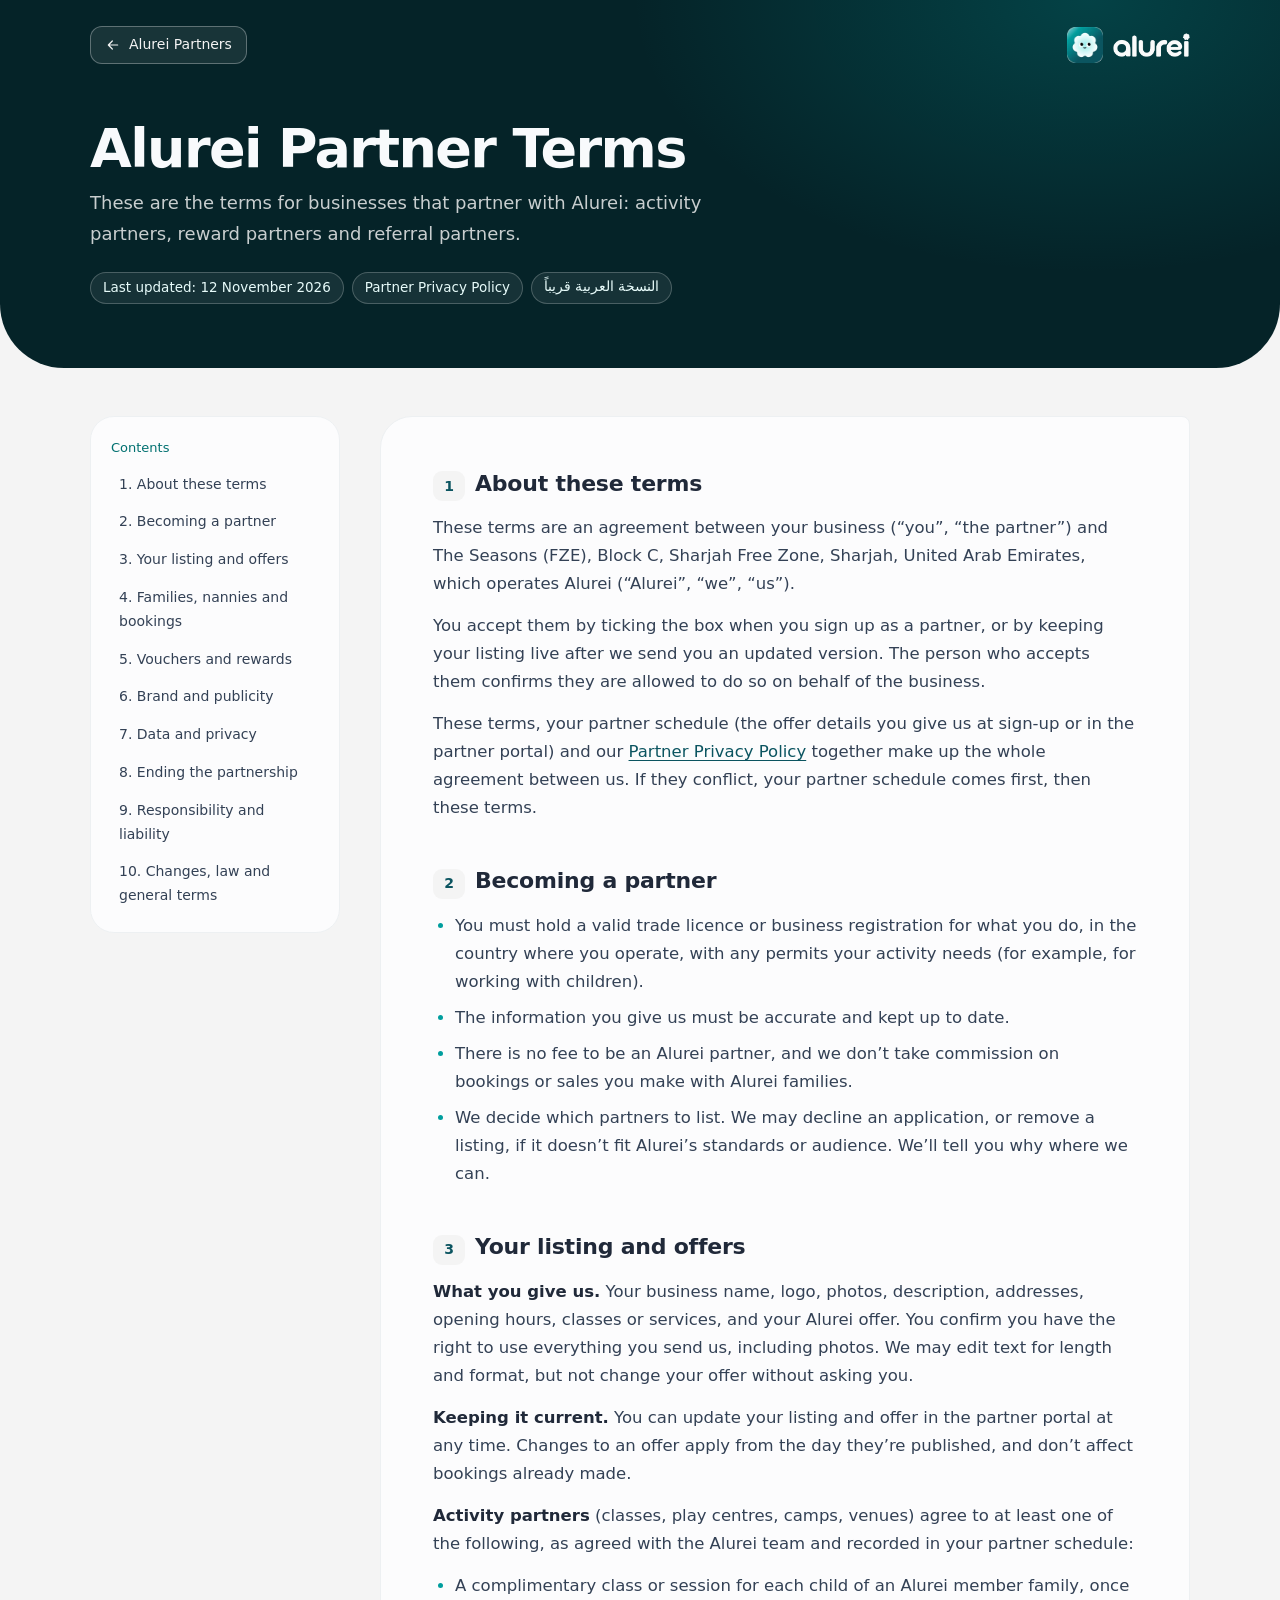
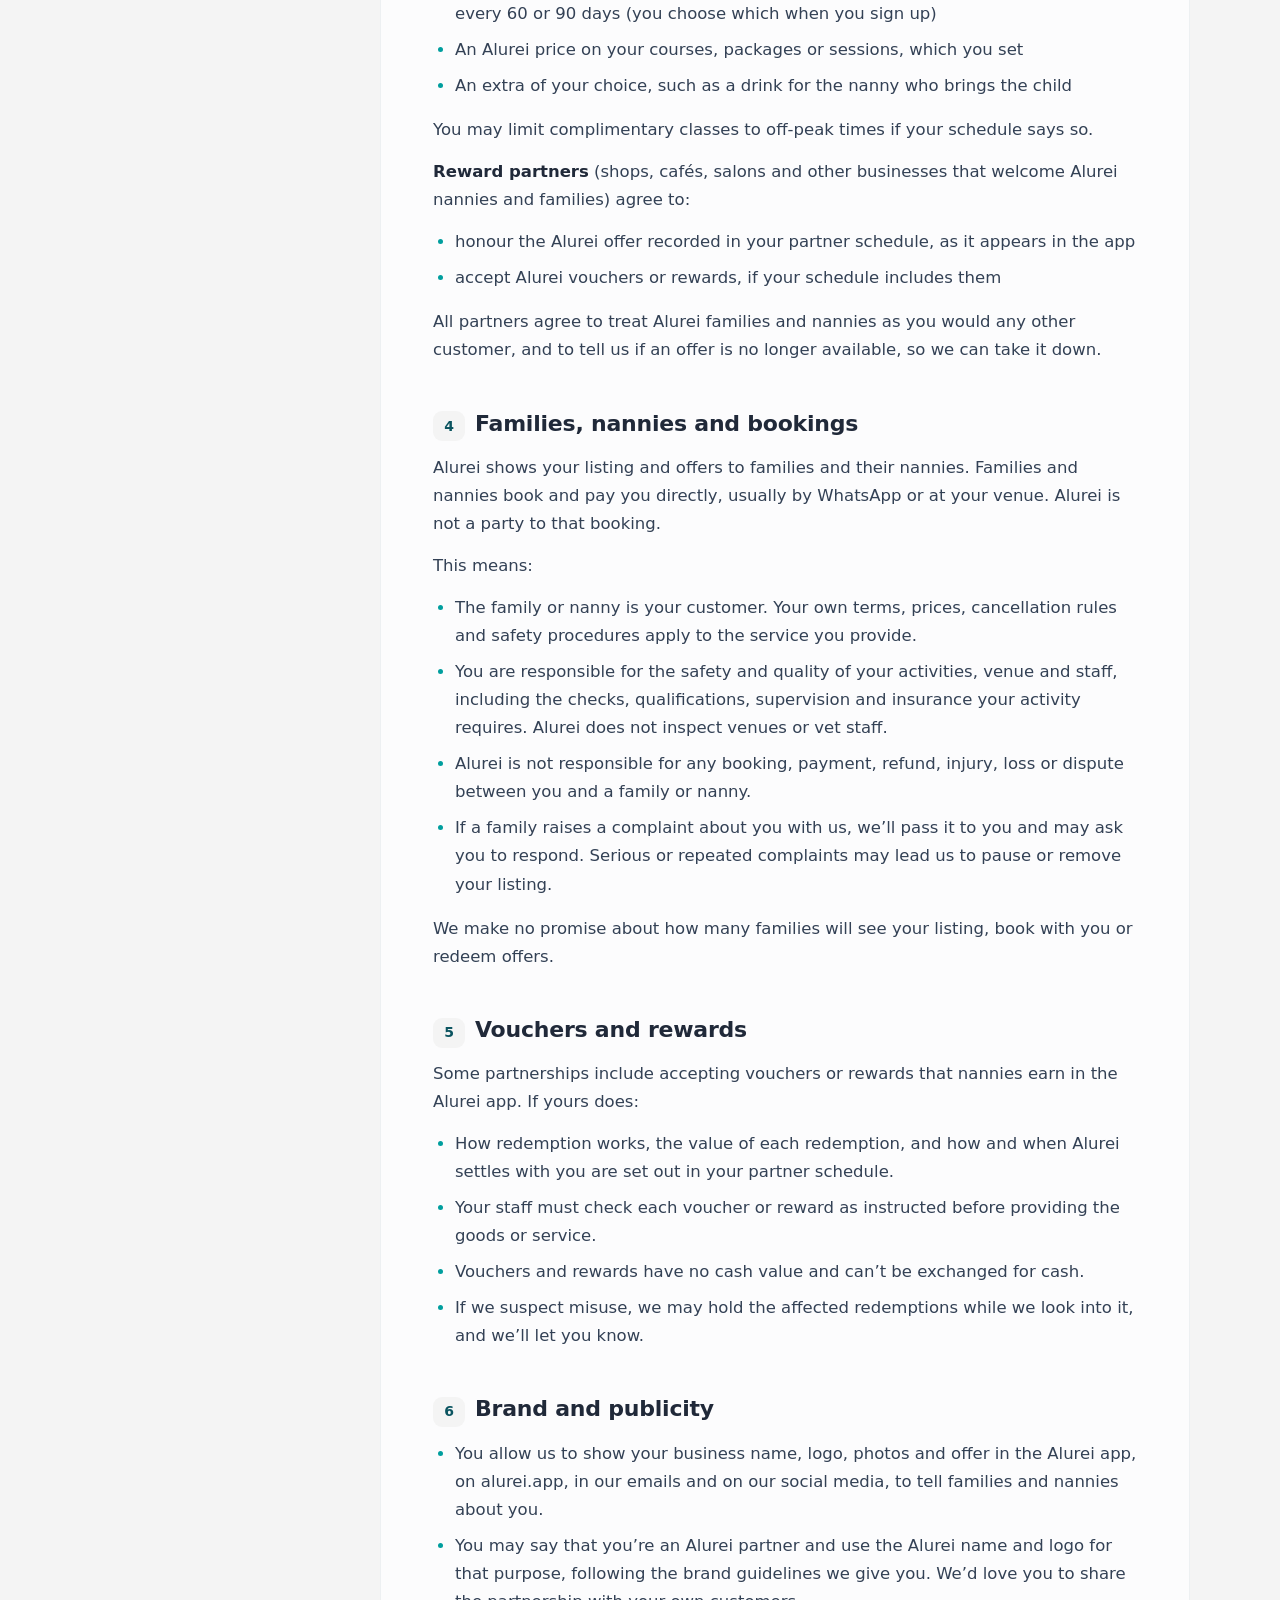
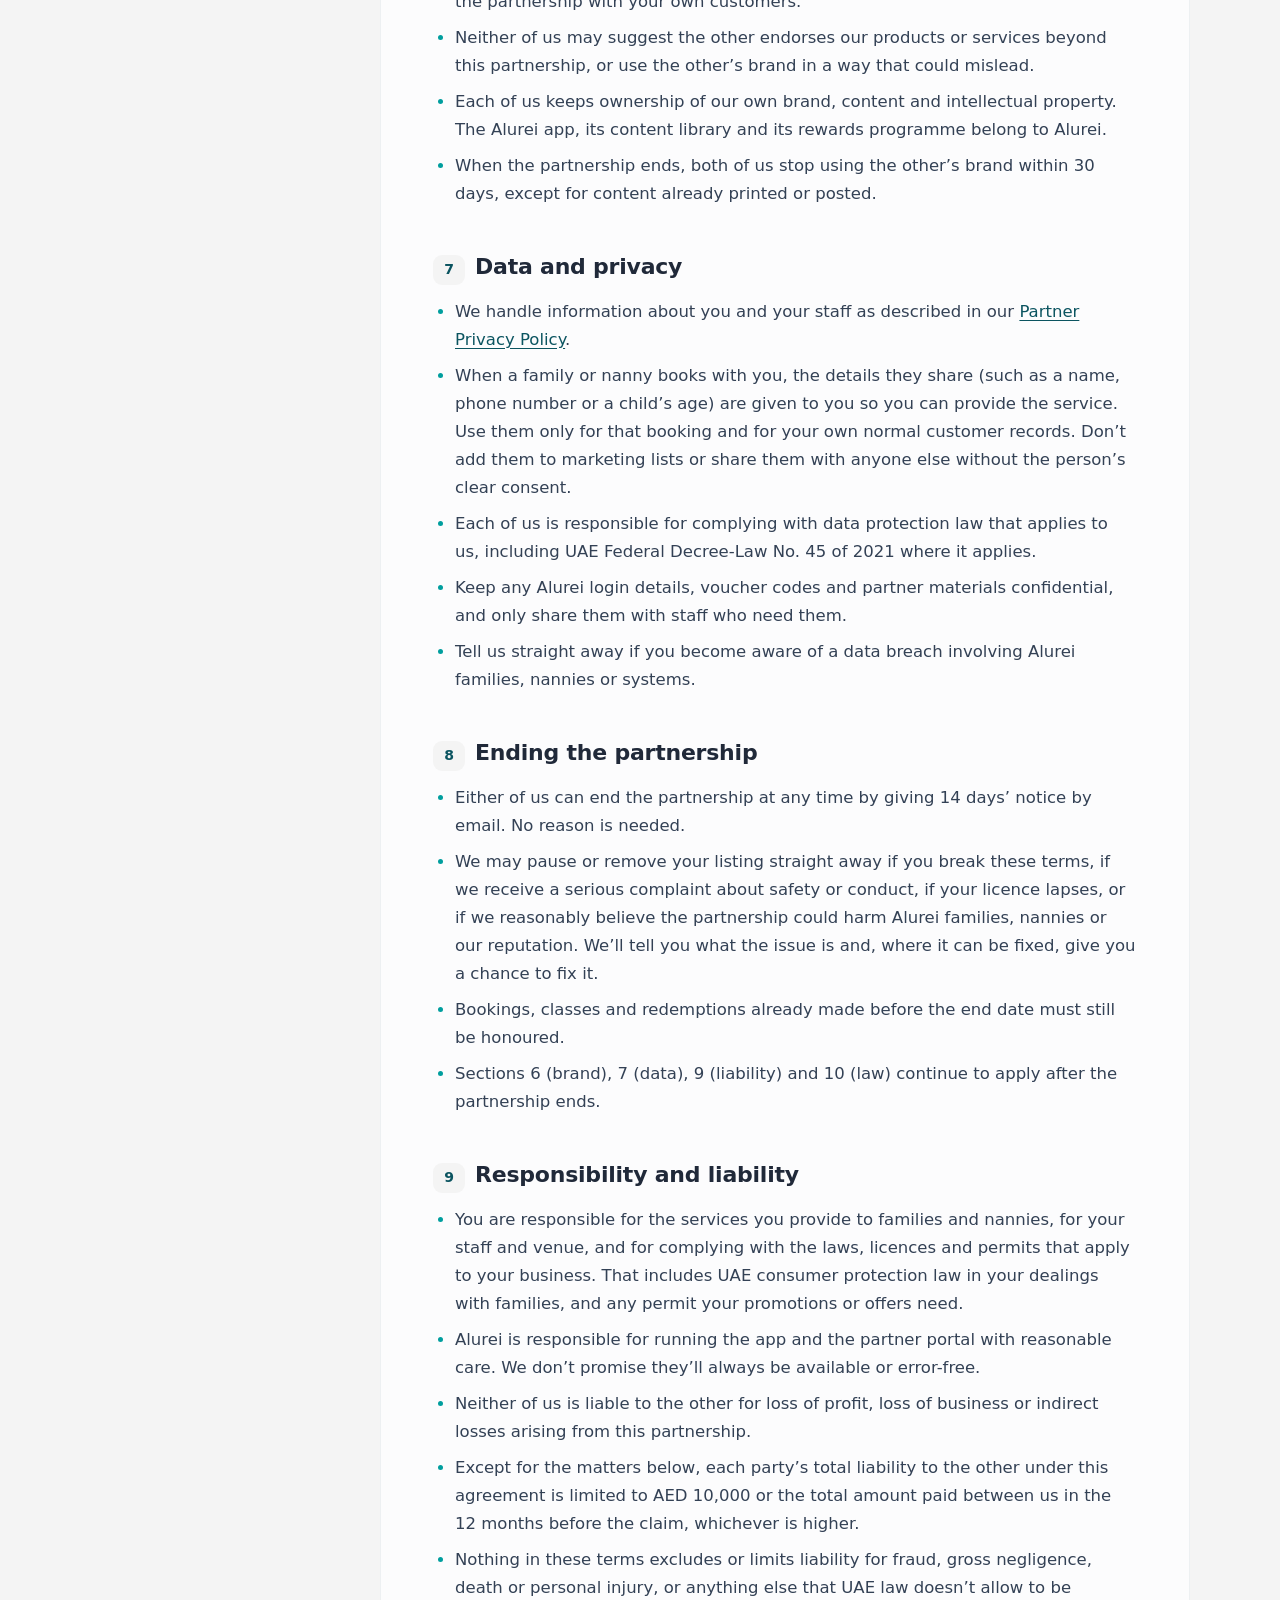
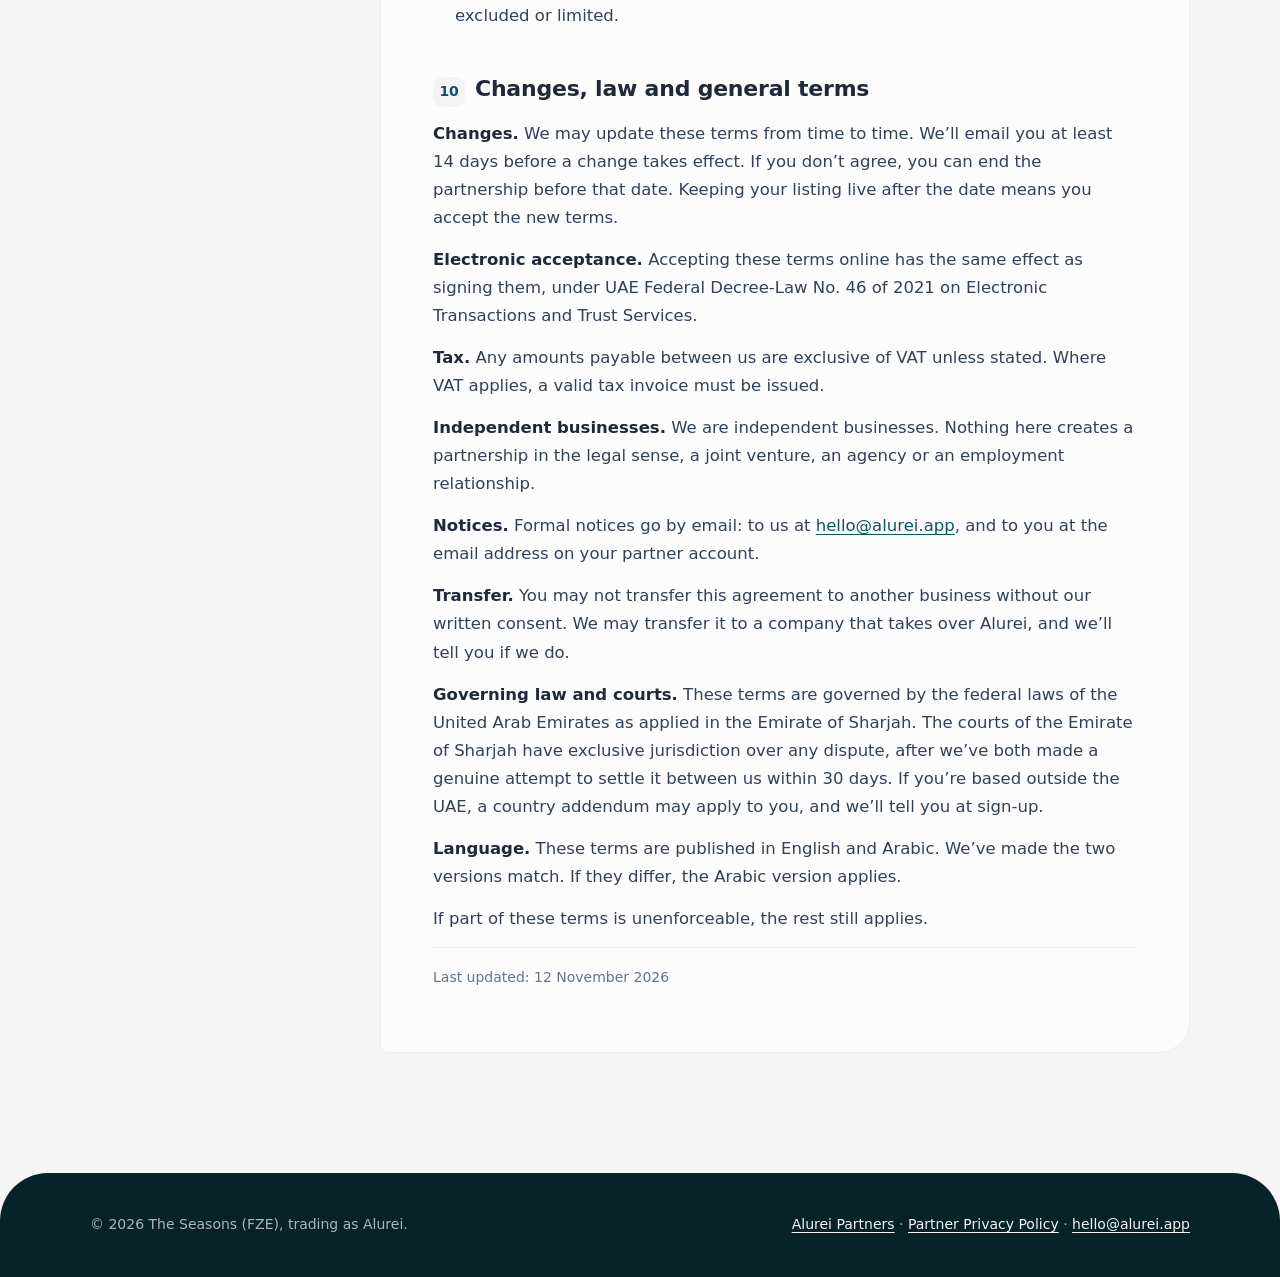
<file: terms.html>
<!doctype html>
<html lang="en" dir="ltr">
<head>
<meta charset="utf-8">
<meta http-equiv="Content-Security-Policy" content="default-src 'self'; script-src 'self' 'unsafe-inline' https://cdn.jsdelivr.net; style-src 'self' 'unsafe-inline' https://fonts.googleapis.com; font-src https://fonts.gstatic.com; img-src 'self' data: blob:; media-src 'self'; connect-src 'self' https://api.alurei.app; object-src 'none'; base-uri 'self'; form-action 'self'">
<meta name="referrer" content="strict-origin-when-cross-origin">
<meta name="robots" content="noindex, nofollow">
<meta name="viewport" content="width=device-width, initial-scale=1">
<title>Partner Terms · Alurei</title>
<meta name="description" content="The terms for businesses that partner with Alurei: activity partners, reward partners and referral partners.">
<meta name="theme-color" content="#052328">
<link rel="icon" href="assets/favicon.png">
<link rel="preconnect" href="https://fonts.googleapis.com">
<link rel="preconnect" href="https://fonts.gstatic.com" crossorigin>
<link href="https://fonts.googleapis.com/css2?family=Inter:wght@300;400;500;600&family=IBM+Plex+Sans+Arabic:wght@400;500&display=swap" rel="stylesheet">
<link rel="stylesheet" href="assets/legal.css">
</head>
<body>
<header class="top">
  <div class="wrap">
    <div class="bar">
      <a class="back" href="index.html"><svg viewBox="0 0 24 24" fill="none" stroke="currentColor" stroke-width="1.8" stroke-linecap="round" stroke-linejoin="round"><path d="M19 12H5M11 6l-6 6 6 6"/></svg>Alurei Partners</a>
      <a class="logo" href="https://alurei.app" aria-label="Alurei"><img class="icon" src="assets/icon-96.webp" width="36" height="36" alt=""><img class="wm" src="assets/wm-white-84.webp" width="77" height="24" alt="Alurei"></a>
    </div>
    <h1>Alurei Partner Terms</h1>
    <p class="lead">These are the terms for businesses that partner with Alurei: activity partners, reward partners and referral partners.</p>
    <div class="meta">
      <span>Last updated: 12 November 2026</span>
      <a href="privacy.html">Partner Privacy Policy</a>
      <span class="ar" lang="ar" dir="rtl">النسخة العربية قريباً</span>
    </div>
  </div>
</header>

<main class="wrap layout">
  <nav class="toc" aria-label="Contents">
    <b>Contents</b>
    <ol>
      <li><a href="#s1">1. About these terms</a></li>
      <li><a href="#s2">2. Becoming a partner</a></li>
      <li><a href="#s3">3. Your listing and offers</a></li>
      <li><a href="#s4">4. Families, nannies and bookings</a></li>
      <li><a href="#s5">5. Vouchers and rewards</a></li>
      <li><a href="#s6">6. Brand and publicity</a></li>
      <li><a href="#s7">7. Data and privacy</a></li>
      <li><a href="#s8">8. Ending the partnership</a></li>
      <li><a href="#s9">9. Responsibility and liability</a></li>
      <li><a href="#s10">10. Changes, law and general terms</a></li>
    </ol>
  </nav>

  <article class="doc">
    <h2 id="s1"><span class="n">1</span>About these terms</h2>
    <p>These terms are an agreement between your business (“you”, “the partner”) and The Seasons (FZE), Block C, Sharjah Free Zone, Sharjah, United Arab Emirates, which operates Alurei (“Alurei”, “we”, “us”).</p>
    <p>You accept them by ticking the box when you sign up as a partner, or by keeping your listing live after we send you an updated version. The person who accepts them confirms they are allowed to do so on behalf of the business.</p>
    <p>These terms, your partner schedule (the offer details you give us at sign-up or in the partner portal) and our <a href="privacy.html">Partner Privacy Policy</a> together make up the whole agreement between us. If they conflict, your partner schedule comes first, then these terms.</p>

    <h2 id="s2"><span class="n">2</span>Becoming a partner</h2>
    <ul>
      <li>You must hold a valid trade licence or business registration for what you do, in the country where you operate, with any permits your activity needs (for example, for working with children).</li>
      <li>The information you give us must be accurate and kept up to date.</li>
      <li>There is no fee to be an Alurei partner, and we don’t take commission on bookings or sales you make with Alurei families.</li>
      <li>We decide which partners to list. We may decline an application, or remove a listing, if it doesn’t fit Alurei’s standards or audience. We’ll tell you why where we can.</li>
    </ul>

    <h2 id="s3"><span class="n">3</span>Your listing and offers</h2>
    <p><strong>What you give us.</strong> Your business name, logo, photos, description, addresses, opening hours, classes or services, and your Alurei offer. You confirm you have the right to use everything you send us, including photos. We may edit text for length and format, but not change your offer without asking you.</p>
    <p><strong>Keeping it current.</strong> You can update your listing and offer in the partner portal at any time. Changes to an offer apply from the day they’re published, and don’t affect bookings already made.</p>
    <p><strong>Activity partners</strong> (classes, play centres, camps, venues) agree to at least one of the following, as agreed with the Alurei team and recorded in your partner schedule:</p>
    <ul>
      <li>A complimentary class or session for each child of an Alurei member family, once every 60 or 90 days (you choose which when you sign up)</li>
      <li>An Alurei price on your courses, packages or sessions, which you set</li>
      <li>An extra of your choice, such as a drink for the nanny who brings the child</li>
    </ul>
    <p>You may limit complimentary classes to off-peak times if your schedule says so.</p>
    <p><strong>Reward partners</strong> (shops, cafés, salons and other businesses that welcome Alurei nannies and families) agree to:</p>
    <ul>
      <li>honour the Alurei offer recorded in your partner schedule, as it appears in the app</li>
      <li>accept Alurei vouchers or rewards, if your schedule includes them</li>
    </ul>
    <p>All partners agree to treat Alurei families and nannies as you would any other customer, and to tell us if an offer is no longer available, so we can take it down.</p>

    <h2 id="s4"><span class="n">4</span>Families, nannies and bookings</h2>
    <p>Alurei shows your listing and offers to families and their nannies. Families and nannies book and pay you directly, usually by WhatsApp or at your venue. Alurei is not a party to that booking.</p>
    <p>This means:</p>
    <ul>
      <li>The family or nanny is your customer. Your own terms, prices, cancellation rules and safety procedures apply to the service you provide.</li>
      <li>You are responsible for the safety and quality of your activities, venue and staff, including the checks, qualifications, supervision and insurance your activity requires. Alurei does not inspect venues or vet staff.</li>
      <li>Alurei is not responsible for any booking, payment, refund, injury, loss or dispute between you and a family or nanny.</li>
      <li>If a family raises a complaint about you with us, we’ll pass it to you and may ask you to respond. Serious or repeated complaints may lead us to pause or remove your listing.</li>
    </ul>
    <p>We make no promise about how many families will see your listing, book with you or redeem offers.</p>

    <h2 id="s5"><span class="n">5</span>Vouchers and rewards</h2>
    <p>Some partnerships include accepting vouchers or rewards that nannies earn in the Alurei app. If yours does:</p>
    <ul>
      <li>How redemption works, the value of each redemption, and how and when Alurei settles with you are set out in your partner schedule.</li>
      <li>Your staff must check each voucher or reward as instructed before providing the goods or service.</li>
      <li>Vouchers and rewards have no cash value and can’t be exchanged for cash.</li>
      <li>If we suspect misuse, we may hold the affected redemptions while we look into it, and we’ll let you know.</li>
    </ul>

    <h2 id="s6"><span class="n">6</span>Brand and publicity</h2>
    <ul>
      <li>You allow us to show your business name, logo, photos and offer in the Alurei app, on alurei.app, in our emails and on our social media, to tell families and nannies about you.</li>
      <li>You may say that you’re an Alurei partner and use the Alurei name and logo for that purpose, following the brand guidelines we give you. We’d love you to share the partnership with your own customers.</li>
      <li>Neither of us may suggest the other endorses our products or services beyond this partnership, or use the other’s brand in a way that could mislead.</li>
      <li>Each of us keeps ownership of our own brand, content and intellectual property. The Alurei app, its content library and its rewards programme belong to Alurei.</li>
      <li>When the partnership ends, both of us stop using the other’s brand within 30 days, except for content already printed or posted.</li>
    </ul>

    <h2 id="s7"><span class="n">7</span>Data and privacy</h2>
    <ul>
      <li>We handle information about you and your staff as described in our <a href="privacy.html">Partner Privacy Policy</a>.</li>
      <li>When a family or nanny books with you, the details they share (such as a name, phone number or a child’s age) are given to you so you can provide the service. Use them only for that booking and for your own normal customer records. Don’t add them to marketing lists or share them with anyone else without the person’s clear consent.</li>
      <li>Each of us is responsible for complying with data protection law that applies to us, including UAE Federal Decree-Law No. 45 of 2021 where it applies.</li>
      <li>Keep any Alurei login details, voucher codes and partner materials confidential, and only share them with staff who need them.</li>
      <li>Tell us straight away if you become aware of a data breach involving Alurei families, nannies or systems.</li>
    </ul>

    <h2 id="s8"><span class="n">8</span>Ending the partnership</h2>
    <ul>
      <li>Either of us can end the partnership at any time by giving 14 days’ notice by email. No reason is needed.</li>
      <li>We may pause or remove your listing straight away if you break these terms, if we receive a serious complaint about safety or conduct, if your licence lapses, or if we reasonably believe the partnership could harm Alurei families, nannies or our reputation. We’ll tell you what the issue is and, where it can be fixed, give you a chance to fix it.</li>
      <li>Bookings, classes and redemptions already made before the end date must still be honoured.</li>
      <li>Sections 6 (brand), 7 (data), 9 (liability) and 10 (law) continue to apply after the partnership ends.</li>
    </ul>

    <h2 id="s9"><span class="n">9</span>Responsibility and liability</h2>
    <ul>
      <li>You are responsible for the services you provide to families and nannies, for your staff and venue, and for complying with the laws, licences and permits that apply to your business. That includes UAE consumer protection law in your dealings with families, and any permit your promotions or offers need.</li>
      <li>Alurei is responsible for running the app and the partner portal with reasonable care. We don’t promise they’ll always be available or error-free.</li>
      <li>Neither of us is liable to the other for loss of profit, loss of business or indirect losses arising from this partnership.</li>
      <li>Except for the matters below, each party’s total liability to the other under this agreement is limited to AED 10,000 or the total amount paid between us in the 12 months before the claim, whichever is higher.</li>
      <li>Nothing in these terms excludes or limits liability for fraud, gross negligence, death or personal injury, or anything else that UAE law doesn’t allow to be excluded or limited.</li>
    </ul>

    <h2 id="s10"><span class="n">10</span>Changes, law and general terms</h2>
    <p><strong>Changes.</strong> We may update these terms from time to time. We’ll email you at least 14 days before a change takes effect. If you don’t agree, you can end the partnership before that date. Keeping your listing live after the date means you accept the new terms.</p>
    <p><strong>Electronic acceptance.</strong> Accepting these terms online has the same effect as signing them, under UAE Federal Decree-Law No. 46 of 2021 on Electronic Transactions and Trust Services.</p>
    <p><strong>Tax.</strong> Any amounts payable between us are exclusive of VAT unless stated. Where VAT applies, a valid tax invoice must be issued.</p>
    <p><strong>Independent businesses.</strong> We are independent businesses. Nothing here creates a partnership in the legal sense, a joint venture, an agency or an employment relationship.</p>
    <p><strong>Notices.</strong> Formal notices go by email: to us at <a href="mailto:hello@alurei.app">hello@alurei.app</a>, and to you at the email address on your partner account.</p>
    <p><strong>Transfer.</strong> You may not transfer this agreement to another business without our written consent. We may transfer it to a company that takes over Alurei, and we’ll tell you if we do.</p>
    <p><strong>Governing law and courts.</strong> These terms are governed by the federal laws of the United Arab Emirates as applied in the Emirate of Sharjah. The courts of the Emirate of Sharjah have exclusive jurisdiction over any dispute, after we’ve both made a genuine attempt to settle it between us within 30 days. If you’re based outside the UAE, a country addendum may apply to you, and we’ll tell you at sign-up.</p>
    <p><strong>Language.</strong> These terms are published in English and Arabic. We’ve made the two versions match. If they differ, the Arabic version applies.</p>
    <p>If part of these terms is unenforceable, the rest still applies.</p>
    <p class="updated">Last updated: 12 November 2026</p>
  </article>
</main>

<footer>
  <div class="wrap"><span>© 2026 The Seasons (FZE), trading as Alurei.</span><span><a href="index.html">Alurei Partners</a> · <a href="privacy.html">Partner Privacy Policy</a> · <a href="mailto:hello@alurei.app">hello@alurei.app</a></span></div>
</footer>
</body>
</html>
</file>
<file: assets/legal.css>
:root { --surface: #f4f4f4; --card: #fcfcfd; --deep: #052328; --brand: #0b5460; --teal: #009e9e; --teal-l: #6fd6d4; --eyebrow: #007070; --mist: #97cfd1; --aqua: #d0f4f3; --head: #202939; --body: #334155; --muted: #64748b; --ease: cubic-bezier(.4,0,.2,1); }
* { box-sizing: border-box; }
body { margin: 0; background: var(--surface); color: var(--body); font: 300 16.5px/1.7 Inter, system-ui, sans-serif; -webkit-font-smoothing: antialiased; }
html[lang="ar"] body { font-family: "IBM Plex Sans Arabic", Inter, sans-serif; }
a { color: var(--brand); text-underline-offset: 3px; }
img { display: block; max-width: 100%; }
.wrap { width: min(1100px, 100% - 48px); margin-inline: auto; }
.top { background: var(--deep); color: rgba(244,244,244,.82); border-radius: 0 0 64px 64px; padding: 26px 0 64px; background-image: radial-gradient(700px 420px at 85% 0%, rgba(0,158,158,.25), transparent 65%); }
.bar { display: flex; justify-content: space-between; align-items: center; gap: 16px; }
.logo { display: inline-flex; align-items: center; gap: 10px; }
.logo img.icon { width: 36px; height: 36px; } .logo img.wm { height: 24px; width: auto; }
.back { display: inline-flex; align-items: center; gap: 8px; height: 38px; padding: 0 14px; border-radius: 12px; background: rgba(255,255,255,.08); border: 1px solid rgba(255,255,255,.3); color: #f4f4f4; text-decoration: none; font-size: 14px; }
.back svg { width: 16px; height: 16px; }
.top h1 { margin: 56px 0 10px; color: #f8fafc; font-weight: 600; font-size: clamp(34px, 4.6vw, 54px); line-height: 1.08; letter-spacing: -0.03em; }
.top p.lead { max-width: 640px; font-size: 18px; margin: 0; }
.meta { display: flex; flex-wrap: wrap; gap: 8px; margin-top: 22px; }
.meta span, .meta a { display: inline-flex; align-items: center; gap: 8px; height: 32px; padding: 0 12px; border-radius: 999px; background: rgba(255,255,255,.07); border: 1px solid rgba(255,255,255,.22); color: #e7fbfa; font-size: 13.5px; text-decoration: none; }
.meta .ar { font-family: "IBM Plex Sans Arabic", Inter, sans-serif; }
.layout { display: grid; grid-template-columns: 250px 1fr; gap: 40px; align-items: start; margin: 48px auto 120px; }
nav.toc { position: sticky; top: 24px; background: var(--card); border: 1px solid #edf0f2; border-radius: 24px; padding: 20px; font-size: 14px; }
nav.toc b { display: block; font-size: 13px; font-weight: 500; color: var(--eyebrow); margin-bottom: 10px; }
nav.toc ol { list-style: none; margin: 0; padding: 0; display: grid; gap: 6px; }
nav.toc a { color: var(--body); text-decoration: none; display: block; padding: 4px 8px; border-radius: 8px; transition: background .15s var(--ease); }
nav.toc a:hover { background: var(--surface); color: var(--head); }
article.doc { background: var(--card); border: 1px solid #edf0f2; border-radius: 32px 8px; padding: 48px 52px; }
article.doc h2 { color: var(--head); font-weight: 600; font-size: 22px; letter-spacing: -0.01em; margin: 40px 0 12px; scroll-margin-top: 20px; }
article.doc h2:first-child { margin-top: 0; }
article.doc h2 .n { display: inline-grid; place-items: center; min-width: 32px; height: 30px; margin-inline-end: 10px; border-radius: 9px; background: var(--surface); color: var(--brand); font-size: 14px; }
article.doc p { margin: 0 0 14px; }
article.doc strong { font-weight: 600; color: var(--head); }
article.doc ul { margin: 0 0 16px; padding-inline-start: 22px; }
article.doc li { margin-bottom: 8px; }
article.doc li::marker { color: var(--teal); }
.intro { font-size: 17.5px; color: var(--head); }
.table { overflow-x: auto; margin: 6px 0 22px; border: 1px solid #e6eaee; border-radius: 16px; }
.table:focus-visible { outline: 2px solid var(--eyebrow); outline-offset: 2px; }
table { width: 100%; border-collapse: collapse; font-size: 14.5px; line-height: 1.55; }
th { text-align: start; font-weight: 600; color: var(--head); background: var(--surface); padding: 12px 14px; }
td { padding: 12px 14px; border-top: 1px solid #edf0f2; vertical-align: top; }
td:first-child { font-weight: 500; color: var(--head); }
.updated { margin-top: 36px; padding-top: 18px; border-top: 1px solid #edf0f2; color: var(--muted); font-size: 14px; }
footer { background: var(--deep); color: rgba(244,244,244,.7); border-radius: 48px 48px 0 0; padding: 40px 0; font-size: 14px; }
footer .wrap { display: flex; justify-content: space-between; gap: 16px; flex-wrap: wrap; }
footer a { color: #f4f4f4; }
@media (max-width: 860px) {
  .layout { grid-template-columns: minmax(0, 1fr); gap: 20px; margin-top: 28px; }
  nav.toc { position: static; }
  article.doc { padding: 30px 22px; border-radius: 24px 8px; }
  .top { border-radius: 0 0 40px 40px; padding-bottom: 48px; }
  .top h1 { margin-top: 40px; }
}
@media (max-width: 600px) { .wrap { width: calc(100% - 32px); } }
/* touch: every standalone link at least 44px tall to tap, without moving any text */
@media (pointer: coarse), (max-width: 768px) {
  .logo { padding-block: 4px; margin-block: -4px; } /* 36 -> 44, no visible box so padding is invisible */
  .back, .meta a { position: relative; }
  .back::after, .meta a::after { content: ""; position: absolute; inset: -4px -1px; } /* bordered pills keep their look; tap area grows instead: 38 -> 44 */
  .meta a::after { inset: -7px -1px; } /* 32 -> 44; stays inside the 8px gap to the next row */
  nav.toc ol { gap: 0; }
  nav.toc a { display: flex; align-items: center; min-height: 44px; } /* 32 + 6 gap -> 44 per row */
}
</file>
